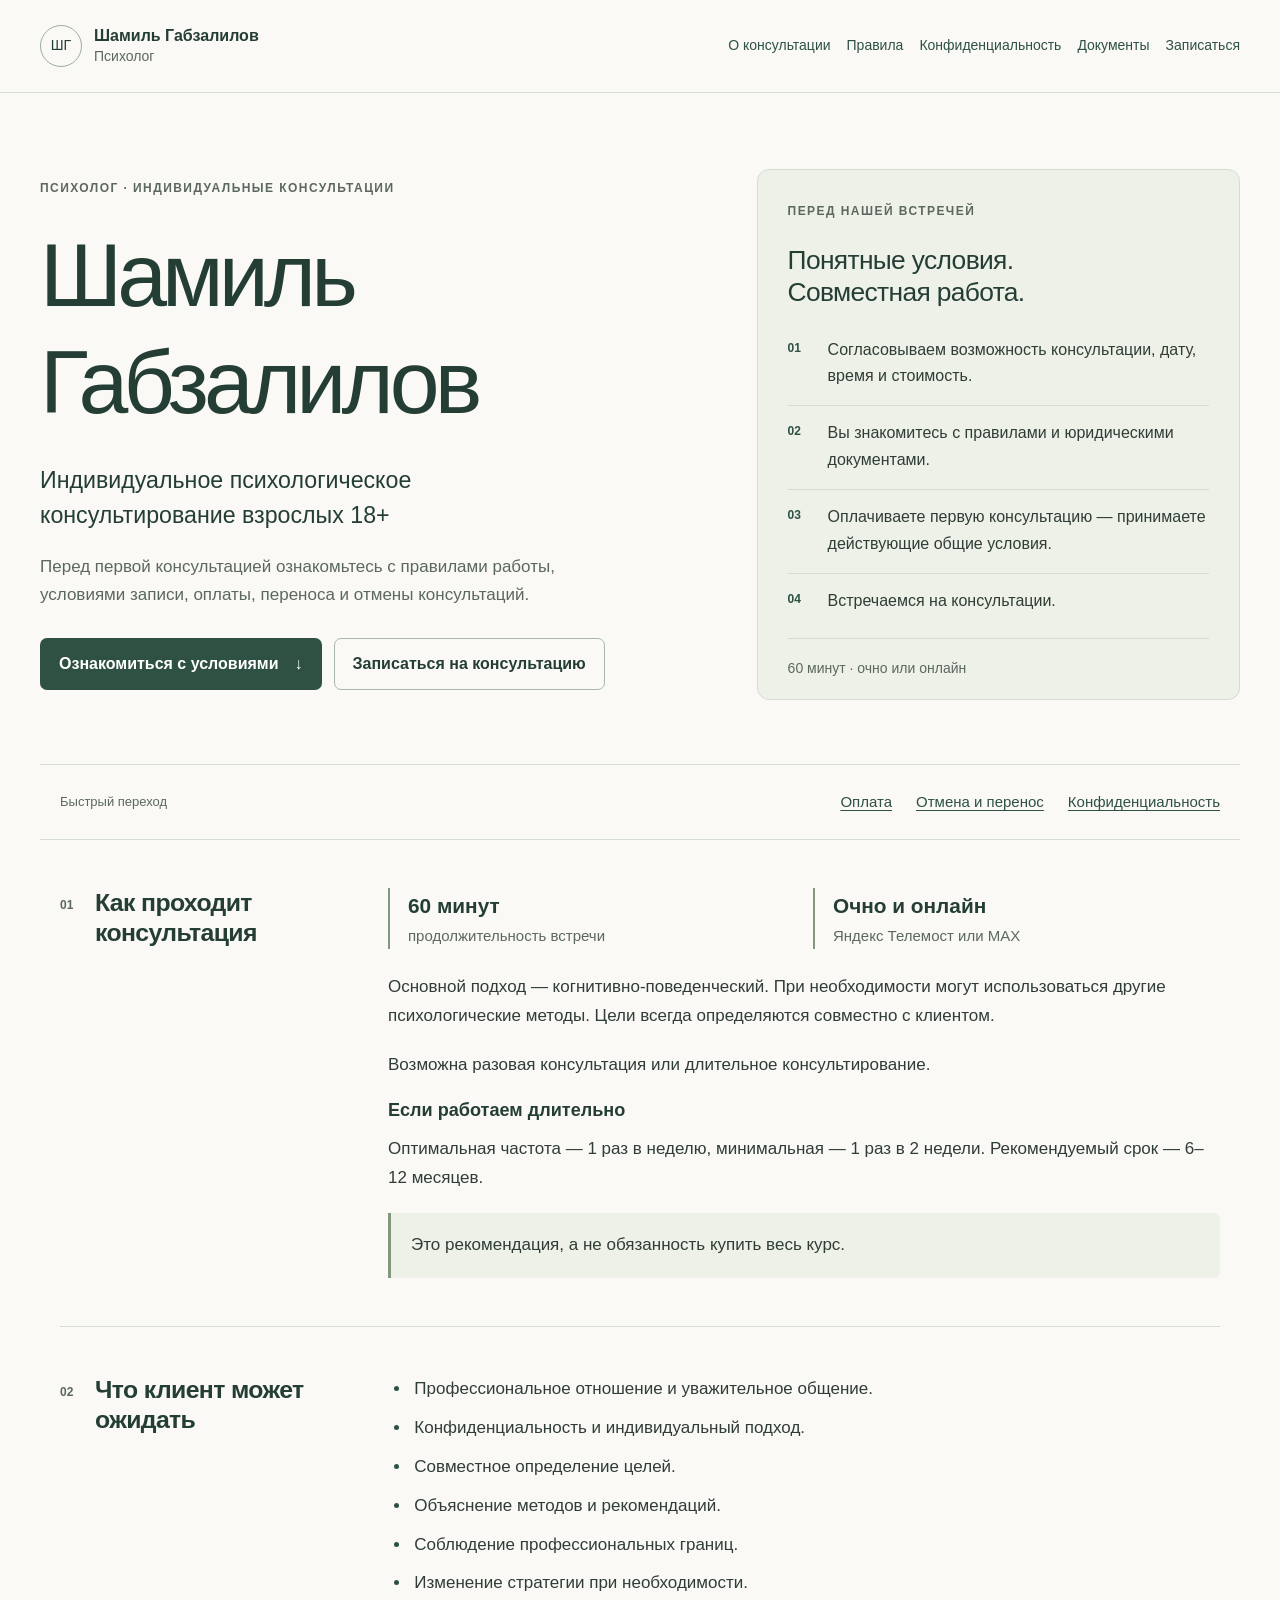
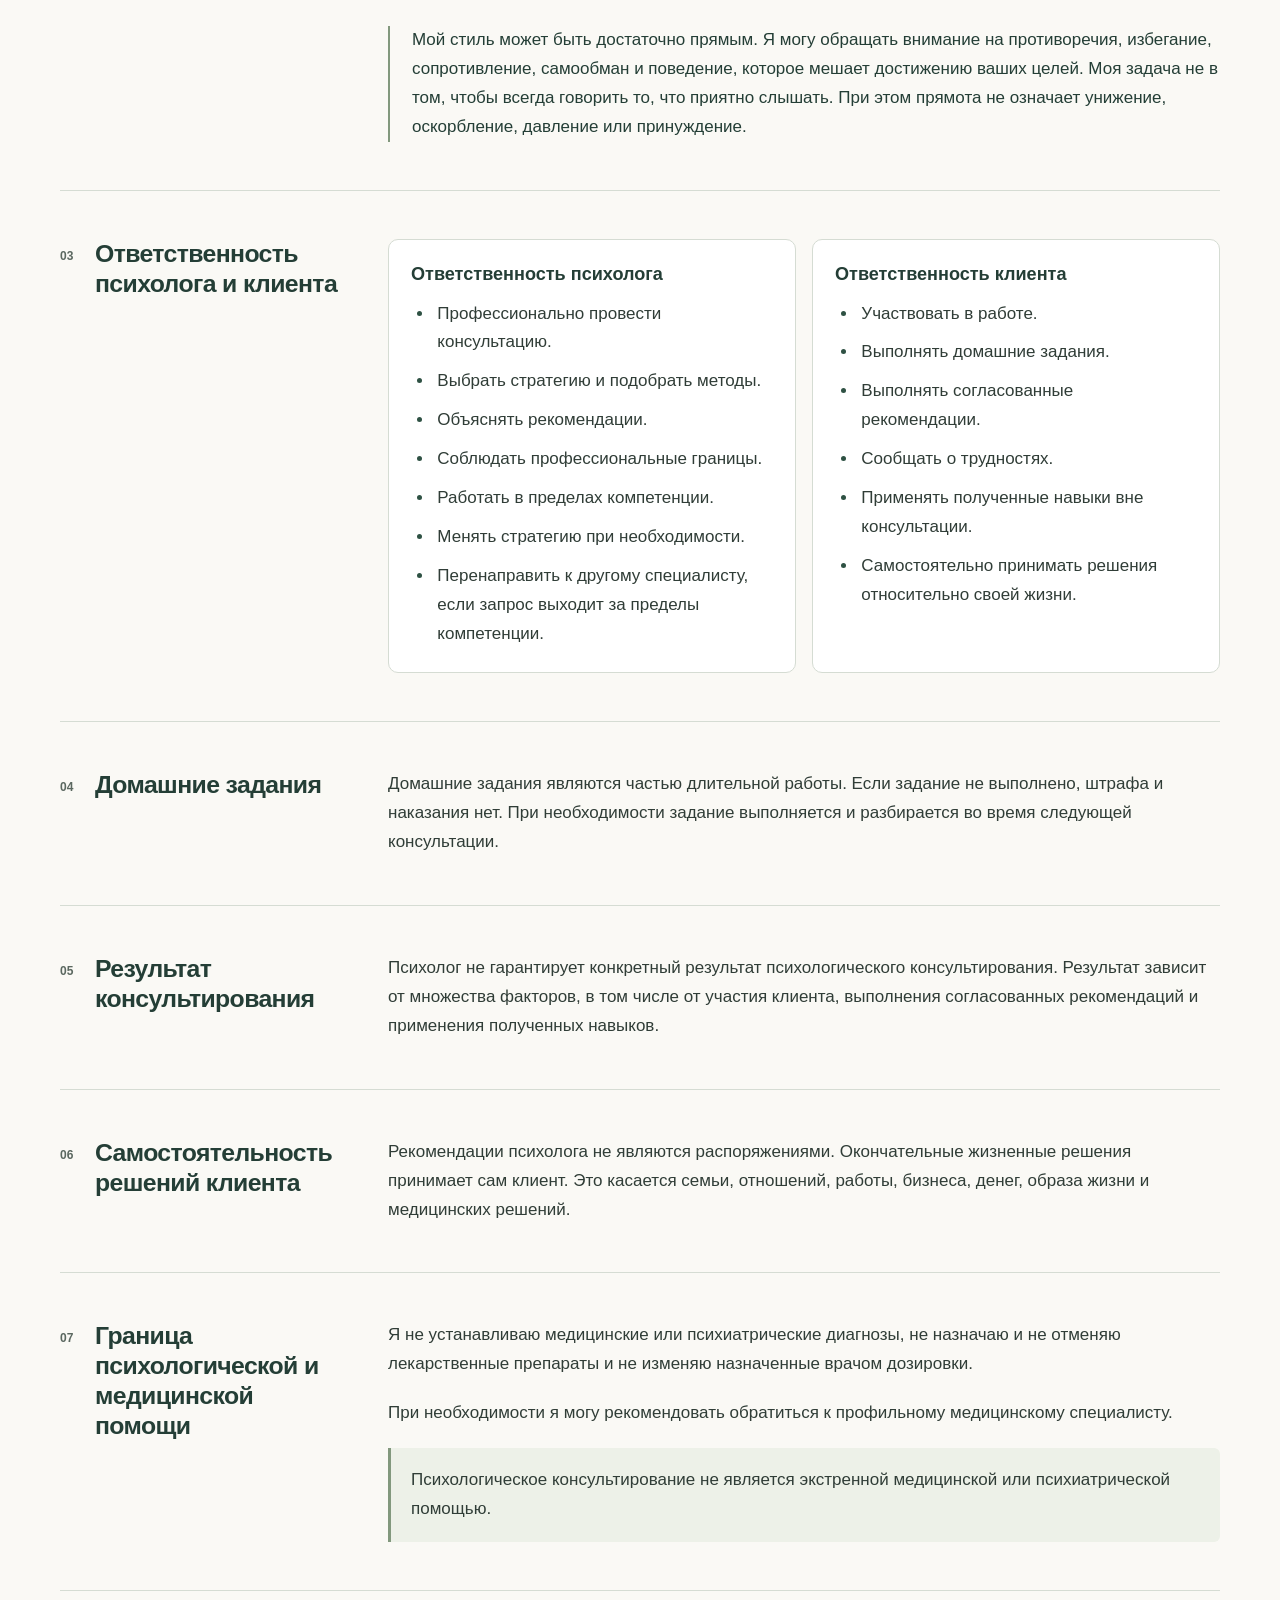
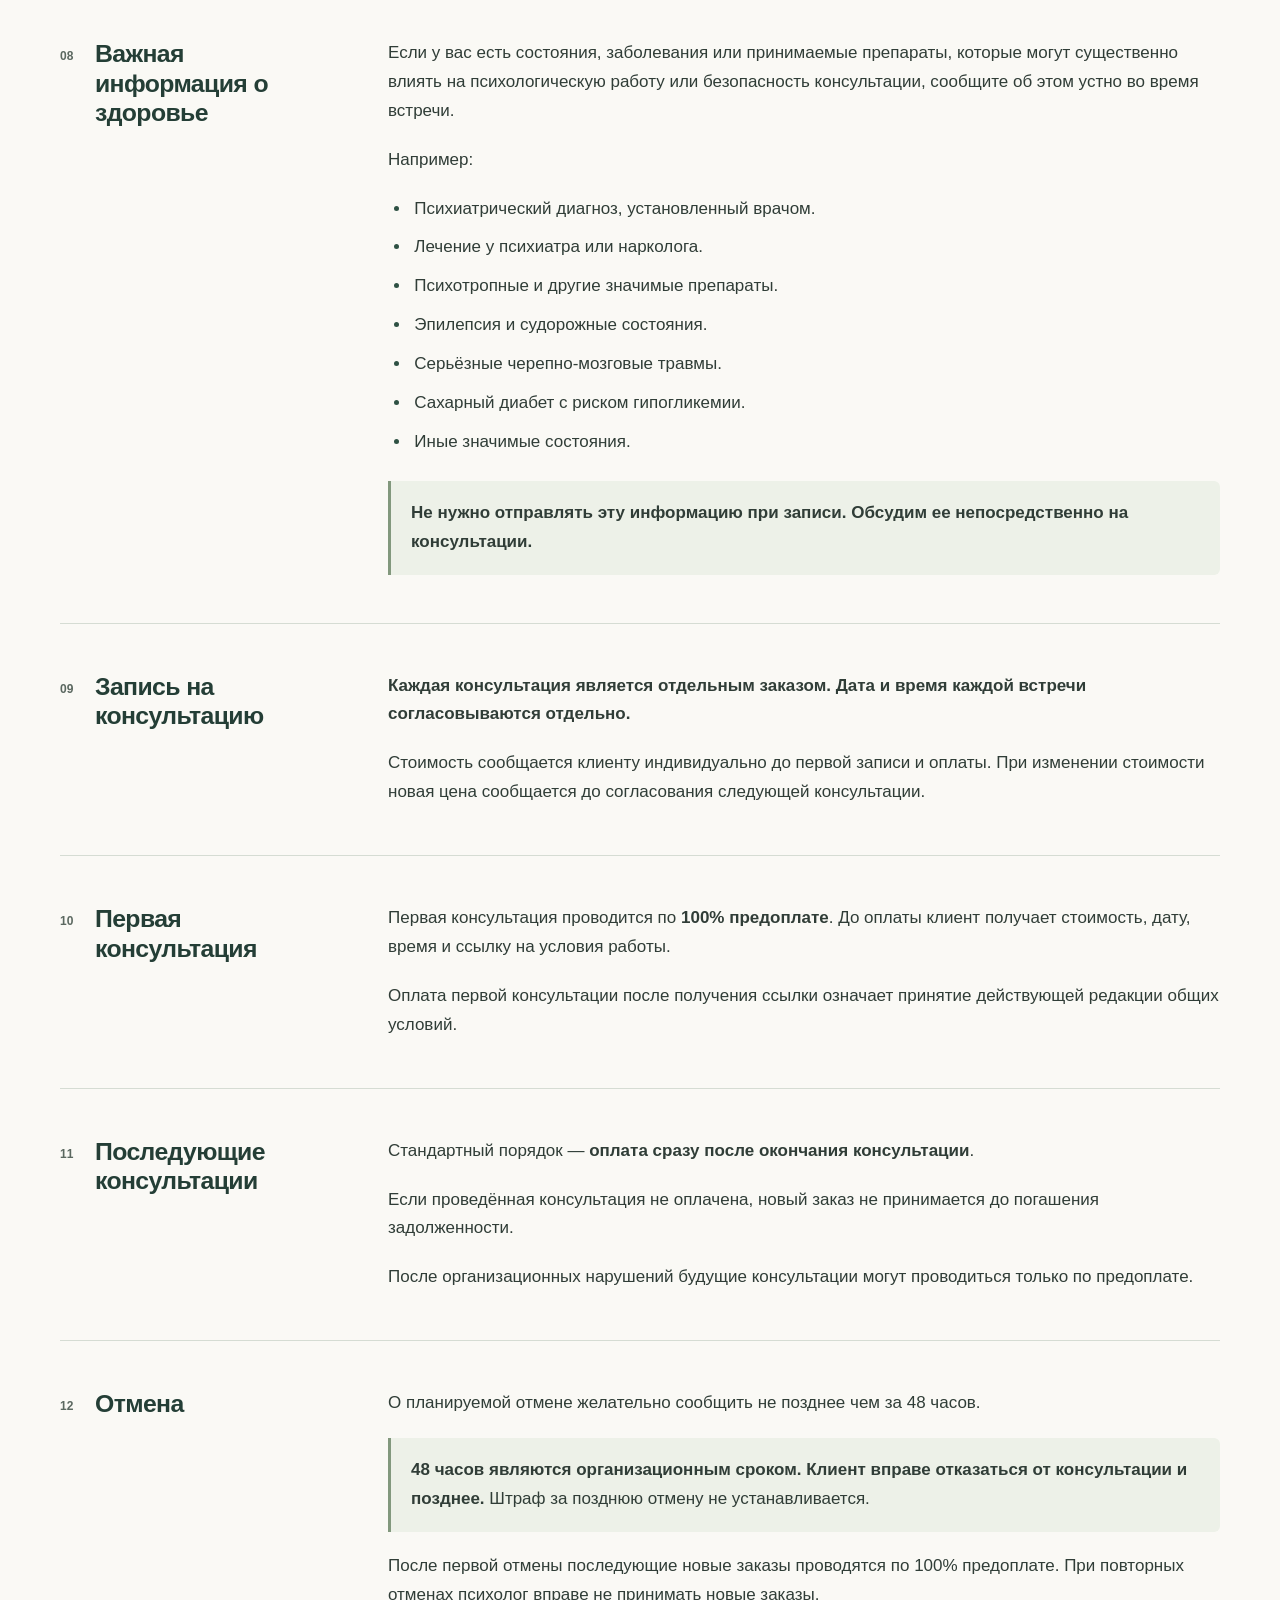
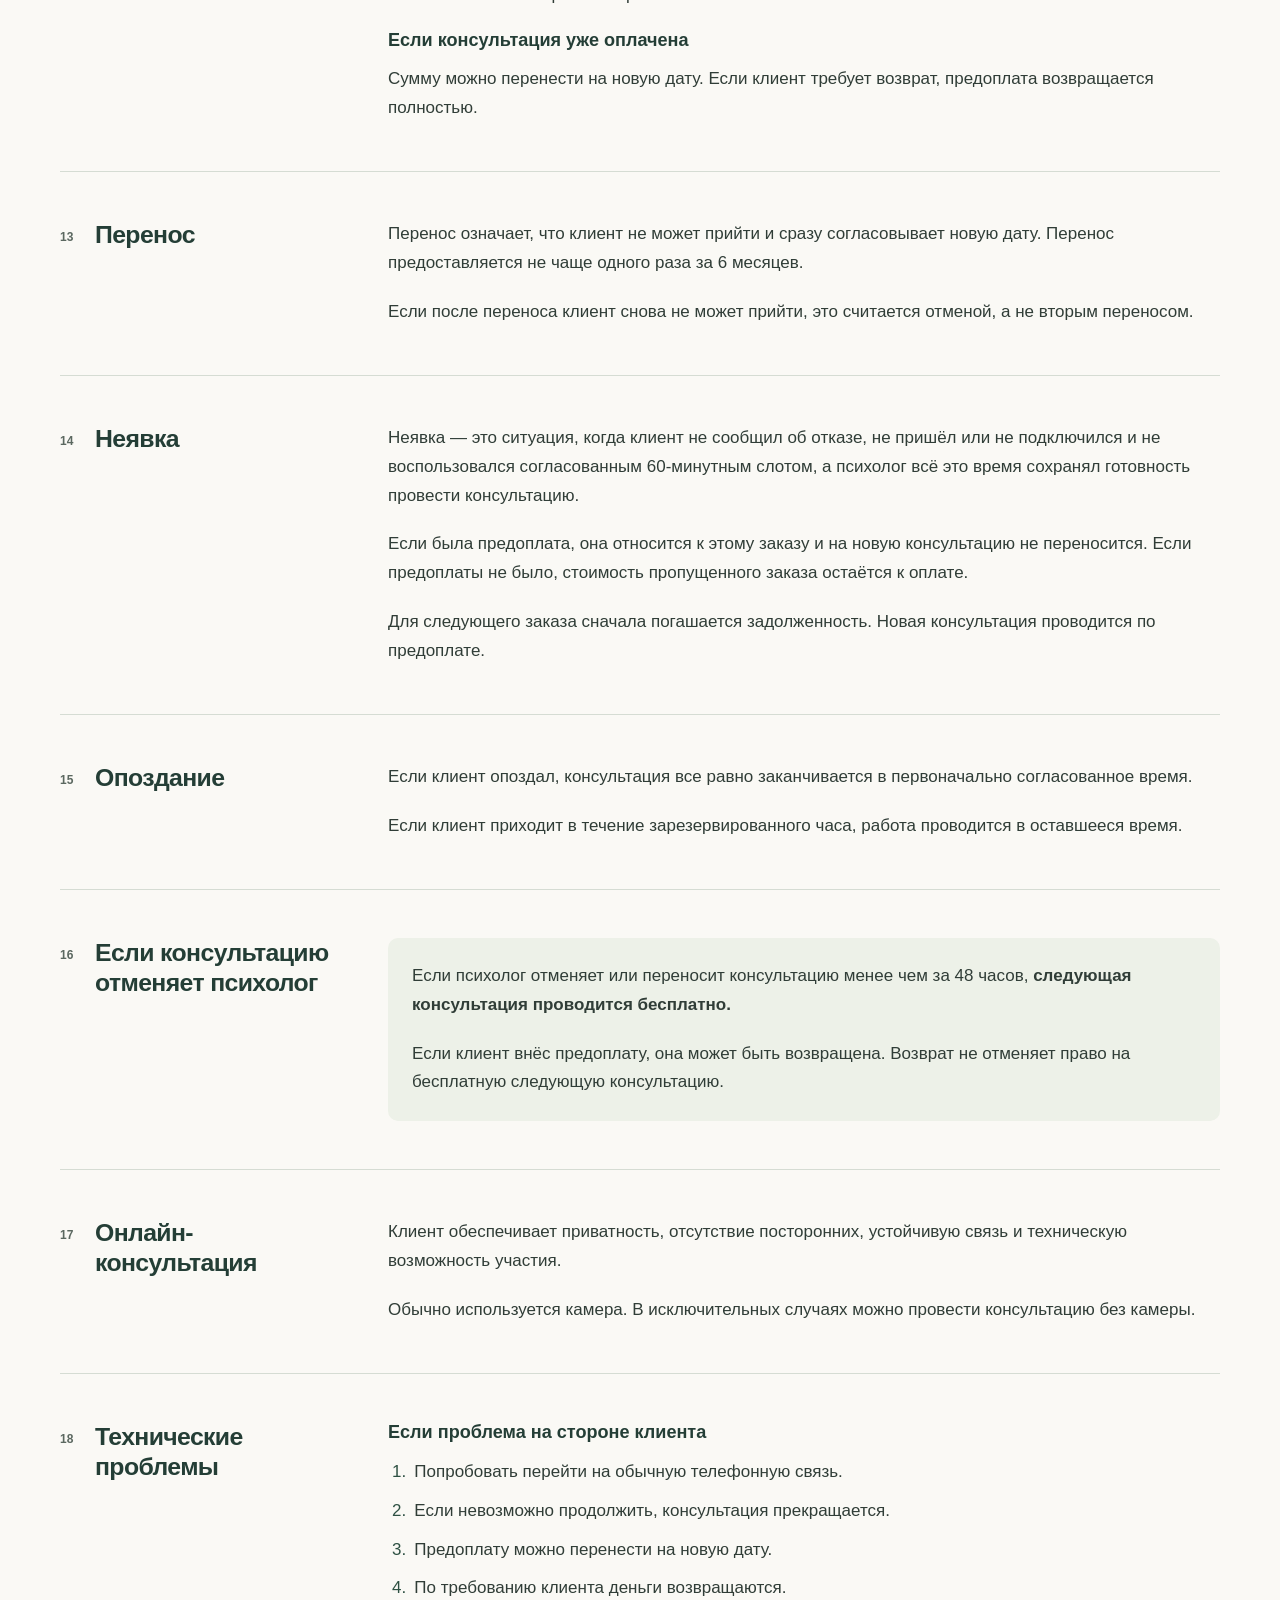
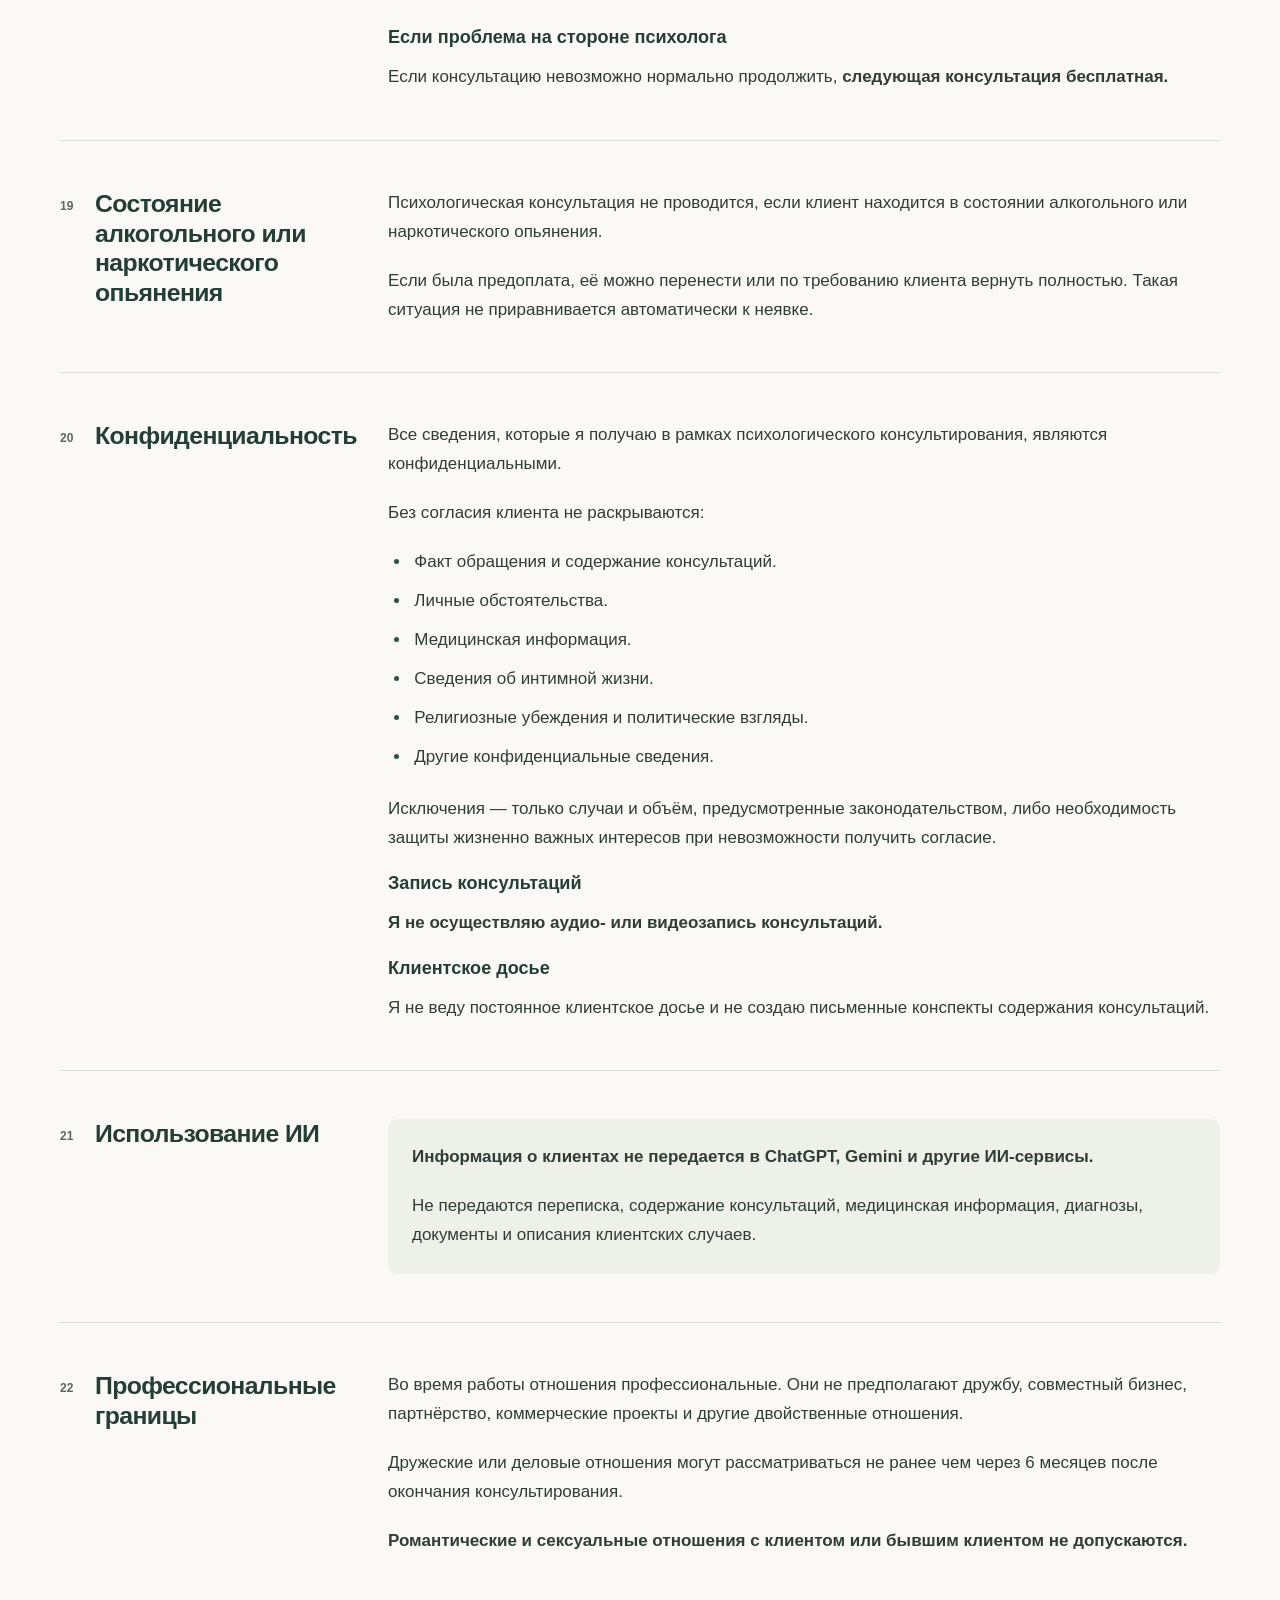
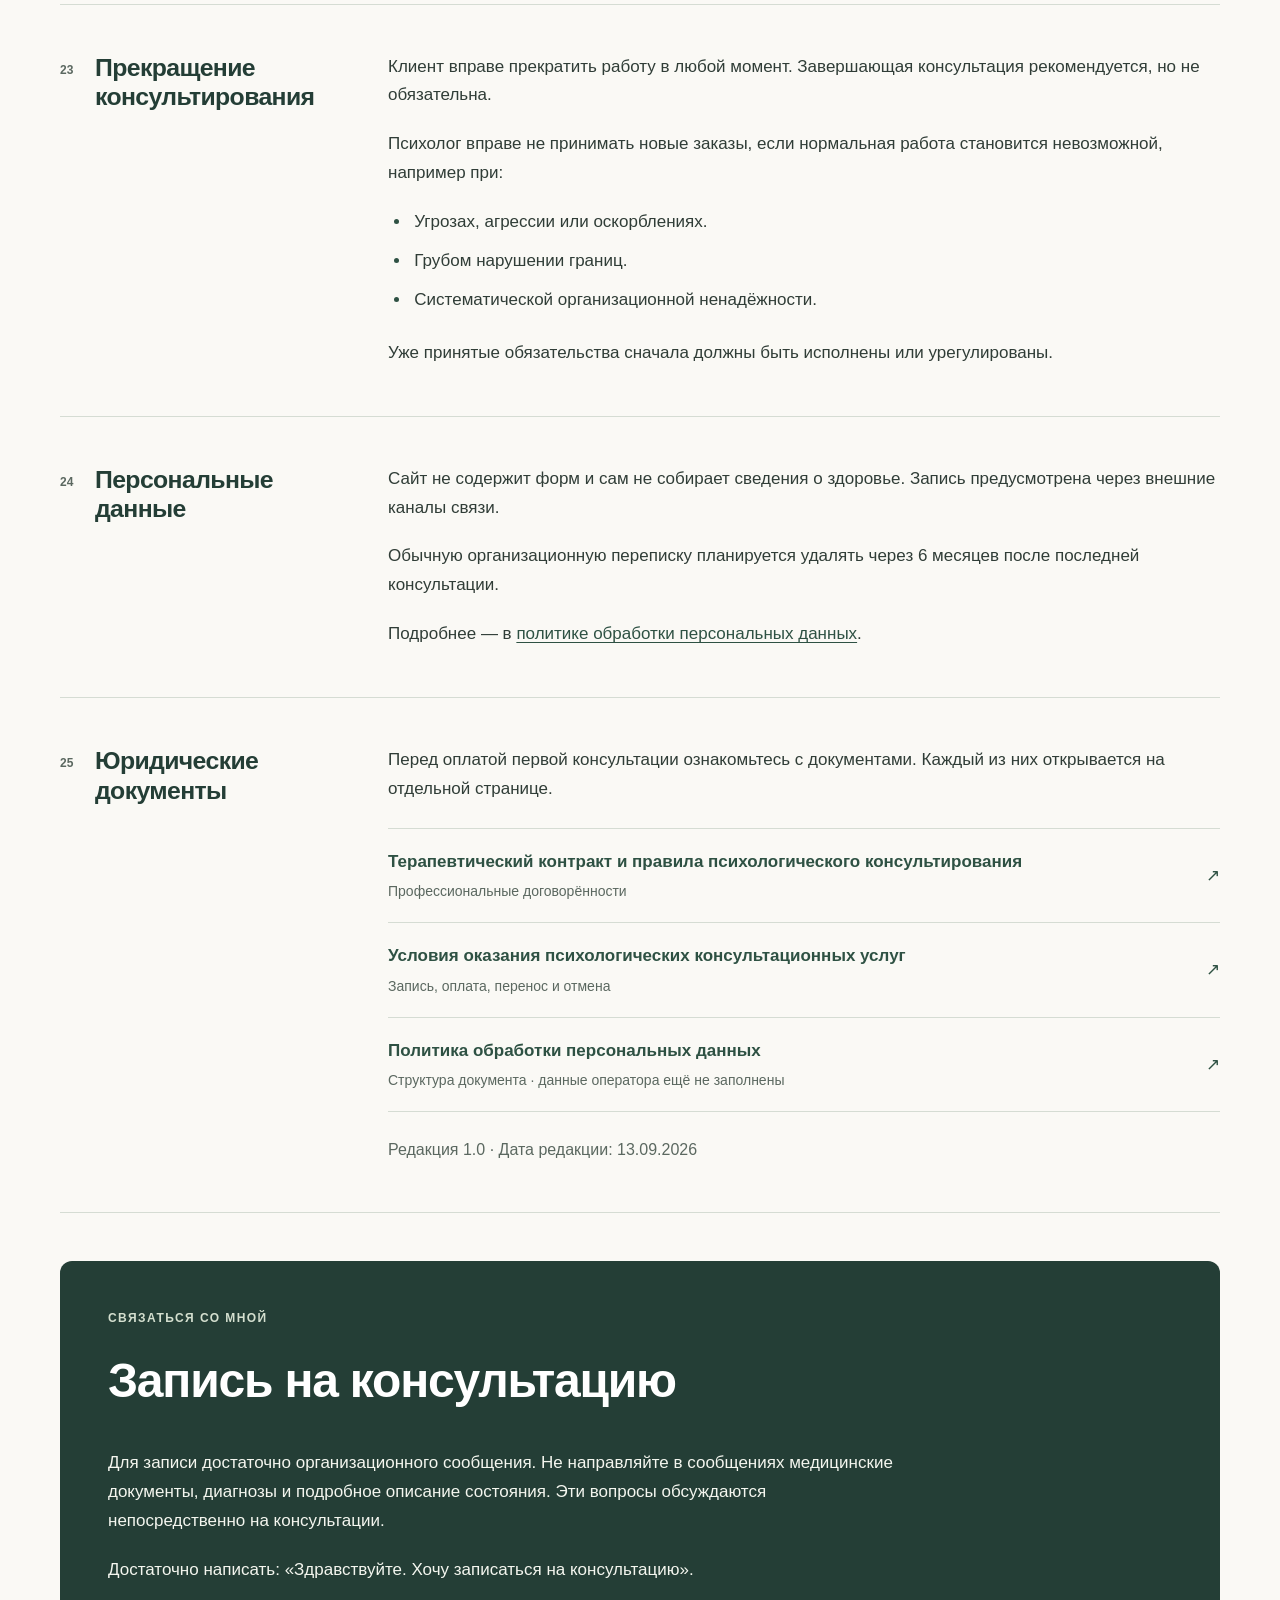
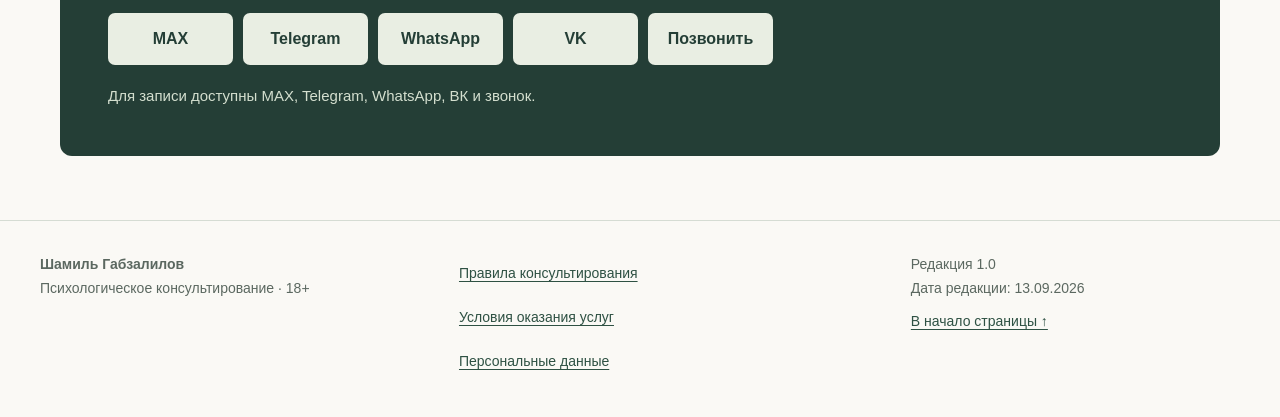
<file: index.html>
<!doctype html>
<html lang="ru">
<head>
  <meta charset="utf-8">
  <meta name="viewport" content="width=device-width, initial-scale=1">
  <meta name="referrer" content="no-referrer">
  <meta name="robots" content="noindex, nofollow">
  <meta http-equiv="Content-Security-Policy" content="default-src 'self'; script-src 'none'; style-src 'self'; img-src 'self' data:; font-src 'self'; connect-src 'none'; frame-src 'none'; object-src 'none'; base-uri 'self'; form-action 'none'">
  <meta name="description" content="Правила и условия индивидуального психологического консультирования взрослых 18+.">
  <title>Правила работы и консультации — Шамиль Габзалилов</title>
  <link rel="icon" href="data:,">
  <link rel="stylesheet" href="assets/css/styles.css">
</head>
<body>
<a class="skip-link" href="#main">Перейти к содержанию</a>
<header class="site-header">
  <div class="header-inner">
    <a class="brand" href="index.html"><span class="brand-mark" aria-hidden="true">ШГ</span><span>Шамиль Габзалилов<small>Психолог</small></span></a>
    <nav aria-label="Основная навигация"><a href="#about">О консультации</a><a href="#rules">Правила</a><a href="#privacy">Конфиденциальность</a><a href="#documents">Документы</a><a href="#contact">Записаться</a></nav>
  </div>
</header>
<main id="main">
<section class="hero" aria-labelledby="hero-title">
<div class="hero-copy"><p class="eyebrow">Психолог · индивидуальные консультации</p>
<h1 id="hero-title">Шамиль<br>Габзалилов</h1>
<p class="hero-subtitle">Индивидуальное психологическое консультирование взрослых 18+</p>
<p class="hero-intro">Перед первой консультацией ознакомьтесь с правилами работы, условиями записи, оплаты, переноса и отмены консультаций.</p>
<div class="actions"><a class="button primary" href="#rules">Ознакомиться с условиями <span aria-hidden="true">↓</span></a><a class="button secondary" href="#contact">Записаться на консультацию</a></div>
</div>
<aside class="before-meeting" aria-labelledby="before-meeting-title"><p class="eyebrow">Перед нашей встречей</p><h2 id="before-meeting-title">Понятные условия.<br>Совместная работа.</h2><ol class="steps"><li>Согласовываем возможность консультации, дату, время и стоимость.</li><li>Вы знакомитесь с правилами и юридическими документами.</li><li>Оплачиваете первую консультацию — принимаете действующие общие условия.</li><li>Встречаемся на консультации.</li></ol><p class="aside-foot">60 минут · очно или онлайн</p></aside>
</section>
<div class="reading-nav"><span>Быстрый переход</span><a href="#payment">Оплата</a><a href="#cancellation">Отмена и перенос</a><a href="#privacy">Конфиденциальность</a></div>
<div class="content-wrap"><section id="about" class="content-section " aria-labelledby="about-title">
<div class="section-heading"><span class="section-number" aria-hidden="true">01</span><h2 id="about-title">Как проходит консультация</h2></div>
<div class="section-body">
<div class="facts">
<div><span class="fact-value">60 минут</span><span>продолжительность встречи</span></div>
<div><span class="fact-value">Очно и онлайн</span><span>Яндекс Телемост или MAX</span></div>
</div><p>Основной подход — когнитивно-поведенческий. При необходимости могут использоваться другие психологические методы. Цели всегда определяются совместно с клиентом.</p><p>Возможна разовая консультация или длительное консультирование.</p><h3>Если работаем длительно</h3><p>Оптимальная частота — 1 раз в неделю, минимальная — 1 раз в 2 недели. Рекомендуемый срок — 6–12 месяцев.</p><p class="notice">Это рекомендация, а не обязанность купить весь курс.</p></div>
</section>
<section id="expectations" class="content-section " aria-labelledby="expectations-title">
<div class="section-heading"><span class="section-number" aria-hidden="true">02</span><h2 id="expectations-title">Что клиент может ожидать</h2></div>
<div class="section-body"><ul>
<li>Профессиональное отношение и уважительное общение.</li>
<li>Конфиденциальность и индивидуальный подход.</li>
<li>Совместное определение целей.</li>
<li>Объяснение методов и рекомендаций.</li>
<li>Соблюдение профессиональных границ.</li>
<li>Изменение стратегии при необходимости.</li>
</ul><blockquote><p>Мой стиль может быть достаточно прямым. Я могу обращать внимание на противоречия, избегание, сопротивление, самообман и поведение, которое мешает достижению ваших целей. Моя задача не в том, чтобы всегда говорить то, что приятно слышать. При этом прямота не означает унижение, оскорбление, давление или принуждение.</p></blockquote></div>
</section>
<section id="rules" class="content-section " aria-labelledby="rules-title">
<div class="section-heading"><span class="section-number" aria-hidden="true">03</span><h2 id="rules-title">Ответственность психолога и клиента</h2></div>
<div class="section-body"><div class="cards"><div class="card"><h3>Ответственность психолога</h3><ul>
<li>Профессионально провести консультацию.</li>
<li>Выбрать стратегию и подобрать методы.</li>
<li>Объяснять рекомендации.</li>
<li>Соблюдать профессиональные границы.</li>
<li>Работать в пределах компетенции.</li>
<li>Менять стратегию при необходимости.</li>
<li>Перенаправить к другому специалисту, если запрос выходит за пределы компетенции.</li>
</ul></div><div class="card"><h3>Ответственность клиента</h3><ul>
<li>Участвовать в работе.</li>
<li>Выполнять домашние задания.</li>
<li>Выполнять согласованные рекомендации.</li>
<li>Сообщать о трудностях.</li>
<li>Применять полученные навыки вне консультации.</li>
<li>Самостоятельно принимать решения относительно своей жизни.</li>
</ul></div></div></div>
</section>
<section id="homework" class="content-section " aria-labelledby="homework-title">
<div class="section-heading"><span class="section-number" aria-hidden="true">04</span><h2 id="homework-title">Домашние задания</h2></div>
<div class="section-body"><p>Домашние задания являются частью длительной работы. Если задание не выполнено, штрафа и наказания нет. При необходимости задание выполняется и разбирается во время следующей консультации.</p></div>
</section>
<section id="results" class="content-section " aria-labelledby="results-title">
<div class="section-heading"><span class="section-number" aria-hidden="true">05</span><h2 id="results-title">Результат консультирования</h2></div>
<div class="section-body"><p>Психолог не гарантирует конкретный результат психологического консультирования. Результат зависит от множества факторов, в том числе от участия клиента, выполнения согласованных рекомендаций и применения полученных навыков.</p></div>
</section>
<section id="decisions" class="content-section " aria-labelledby="decisions-title">
<div class="section-heading"><span class="section-number" aria-hidden="true">06</span><h2 id="decisions-title">Самостоятельность решений клиента</h2></div>
<div class="section-body"><p>Рекомендации психолога не являются распоряжениями. Окончательные жизненные решения принимает сам клиент. Это касается семьи, отношений, работы, бизнеса, денег, образа жизни и медицинских решений.</p></div>
</section>
<section id="medical-boundary" class="content-section " aria-labelledby="medical-boundary-title">
<div class="section-heading"><span class="section-number" aria-hidden="true">07</span><h2 id="medical-boundary-title">Граница психологической и медицинской помощи</h2></div>
<div class="section-body"><p>Я не устанавливаю медицинские или психиатрические диагнозы, не назначаю и не отменяю лекарственные препараты и не изменяю назначенные врачом дозировки.</p><p>При необходимости я могу рекомендовать обратиться к профильному медицинскому специалисту.</p><p class="notice">Психологическое консультирование не является экстренной медицинской или психиатрической помощью.</p></div>
</section>
<section id="health" class="content-section " aria-labelledby="health-title">
<div class="section-heading"><span class="section-number" aria-hidden="true">08</span><h2 id="health-title">Важная информация о здоровье</h2></div>
<div class="section-body"><p>Если у вас есть состояния, заболевания или принимаемые препараты, которые могут существенно влиять на психологическую работу или безопасность консультации, сообщите об этом устно во время встречи.</p><p>Например:</p><ul>
<li>Психиатрический диагноз, установленный врачом.</li>
<li>Лечение у психиатра или нарколога.</li>
<li>Психотропные и другие значимые препараты.</li>
<li>Эпилепсия и судорожные состояния.</li>
<li>Серьёзные черепно-мозговые травмы.</li>
<li>Сахарный диабет с риском гипогликемии.</li>
<li>Иные значимые состояния.</li>
</ul><p class="notice"><strong>Не нужно отправлять эту информацию при записи. Обсудим ее непосредственно на консультации.</strong></p></div>
</section>
<section id="booking" class="content-section " aria-labelledby="booking-title">
<div class="section-heading"><span class="section-number" aria-hidden="true">09</span><h2 id="booking-title">Запись на консультацию</h2></div>
<div class="section-body"><p><strong>Каждая консультация является отдельным заказом. Дата и время каждой встречи согласовываются отдельно.</strong></p><p>Стоимость сообщается клиенту индивидуально до первой записи и оплаты. При изменении стоимости новая цена сообщается до согласования следующей консультации.</p></div>
</section>
<section id="payment" class="content-section " aria-labelledby="payment-title">
<div class="section-heading"><span class="section-number" aria-hidden="true">10</span><h2 id="payment-title">Первая консультация</h2></div>
<div class="section-body"><p>Первая консультация проводится по <strong>100% предоплате</strong>. До оплаты клиент получает стоимость, дату, время и ссылку на условия работы.</p><p>Оплата первой консультации после получения ссылки означает принятие действующей редакции общих условий.</p></div>
</section>
<section id="next-consultations" class="content-section " aria-labelledby="next-consultations-title">
<div class="section-heading"><span class="section-number" aria-hidden="true">11</span><h2 id="next-consultations-title">Последующие консультации</h2></div>
<div class="section-body"><p>Стандартный порядок — <strong>оплата сразу после окончания консультации</strong>.</p><p>Если проведённая консультация не оплачена, новый заказ не принимается до погашения задолженности.</p><p>После организационных нарушений будущие консультации могут проводиться только по предоплате.</p></div>
</section>
<section id="cancellation" class="content-section " aria-labelledby="cancellation-title">
<div class="section-heading"><span class="section-number" aria-hidden="true">12</span><h2 id="cancellation-title">Отмена</h2></div>
<div class="section-body"><p>О планируемой отмене желательно сообщить не позднее чем за 48 часов.</p><p class="notice"><strong>48 часов являются организационным сроком. Клиент вправе отказаться от консультации и позднее.</strong> Штраф за позднюю отмену не устанавливается.</p><p>После первой отмены последующие новые заказы проводятся по 100% предоплате. При повторных отменах психолог вправе не принимать новые заказы.</p><h3>Если консультация уже оплачена</h3><p>Сумму можно перенести на новую дату. Если клиент требует возврат, предоплата возвращается полностью.</p></div>
</section>
<section id="rescheduling" class="content-section " aria-labelledby="rescheduling-title">
<div class="section-heading"><span class="section-number" aria-hidden="true">13</span><h2 id="rescheduling-title">Перенос</h2></div>
<div class="section-body"><p>Перенос означает, что клиент не может прийти и сразу согласовывает новую дату. Перенос предоставляется не чаще одного раза за 6 месяцев.</p><p>Если после переноса клиент снова не может прийти, это считается отменой, а не вторым переносом.</p></div>
</section>
<section id="no-show" class="content-section " aria-labelledby="no-show-title">
<div class="section-heading"><span class="section-number" aria-hidden="true">14</span><h2 id="no-show-title">Неявка</h2></div>
<div class="section-body"><p>Неявка — это ситуация, когда клиент не сообщил об отказе, не пришёл или не подключился и не воспользовался согласованным 60-минутным слотом, а психолог всё это время сохранял готовность провести консультацию.</p><p>Если была предоплата, она относится к этому заказу и на новую консультацию не переносится. Если предоплаты не было, стоимость пропущенного заказа остаётся к оплате.</p><p>Для следующего заказа сначала погашается задолженность. Новая консультация проводится по предоплате.</p></div>
</section>
<section id="lateness" class="content-section " aria-labelledby="lateness-title">
<div class="section-heading"><span class="section-number" aria-hidden="true">15</span><h2 id="lateness-title">Опоздание</h2></div>
<div class="section-body"><p>Если клиент опоздал, консультация все равно заканчивается в первоначально согласованное время.</p><p>Если клиент приходит в течение зарезервированного часа, работа проводится в оставшееся время.</p></div>
</section>
<section id="psychologist-cancellation" class="content-section highlight" aria-labelledby="psychologist-cancellation-title">
<div class="section-heading"><span class="section-number" aria-hidden="true">16</span><h2 id="psychologist-cancellation-title">Если консультацию отменяет психолог</h2></div>
<div class="section-body"><p>Если психолог отменяет или переносит консультацию менее чем за 48 часов, <strong>следующая консультация проводится бесплатно.</strong></p><p>Если клиент внёс предоплату, она может быть возвращена. Возврат не отменяет право на бесплатную следующую консультацию.</p></div>
</section>
<section id="online" class="content-section " aria-labelledby="online-title">
<div class="section-heading"><span class="section-number" aria-hidden="true">17</span><h2 id="online-title">Онлайн-консультация</h2></div>
<div class="section-body"><p>Клиент обеспечивает приватность, отсутствие посторонних, устойчивую связь и техническую возможность участия.</p><p>Обычно используется камера. В исключительных случаях можно провести консультацию без камеры.</p></div>
</section>
<section id="technical" class="content-section " aria-labelledby="technical-title">
<div class="section-heading"><span class="section-number" aria-hidden="true">18</span><h2 id="technical-title">Технические проблемы</h2></div>
<div class="section-body"><h3>Если проблема на стороне клиента</h3><ol><li>Попробовать перейти на обычную телефонную связь.</li><li>Если невозможно продолжить, консультация прекращается.</li><li>Предоплату можно перенести на новую дату.</li><li>По требованию клиента деньги возвращаются.</li></ol><h3>Если проблема на стороне психолога</h3><p>Если консультацию невозможно нормально продолжить, <strong>следующая консультация бесплатная.</strong></p></div>
</section>
<section id="intoxication" class="content-section " aria-labelledby="intoxication-title">
<div class="section-heading"><span class="section-number" aria-hidden="true">19</span><h2 id="intoxication-title">Состояние алкогольного или наркотического опьянения</h2></div>
<div class="section-body"><p>Психологическая консультация не проводится, если клиент находится в состоянии алкогольного или наркотического опьянения.</p><p>Если была предоплата, её можно перенести или по требованию клиента вернуть полностью. Такая ситуация не приравнивается автоматически к неявке.</p></div>
</section>
<section id="privacy" class="content-section " aria-labelledby="privacy-title">
<div class="section-heading"><span class="section-number" aria-hidden="true">20</span><h2 id="privacy-title">Конфиденциальность</h2></div>
<div class="section-body"><p>Все сведения, которые я получаю в рамках психологического консультирования, являются конфиденциальными.</p><p>Без согласия клиента не раскрываются:</p><ul>
<li>Факт обращения и содержание консультаций.</li>
<li>Личные обстоятельства.</li>
<li>Медицинская информация.</li>
<li>Сведения об интимной жизни.</li>
<li>Религиозные убеждения и политические взгляды.</li>
<li>Другие конфиденциальные сведения.</li>
</ul><p>Исключения — только случаи и объём, предусмотренные законодательством, либо необходимость защиты жизненно важных интересов при невозможности получить согласие.</p><h3>Запись консультаций</h3><p><strong>Я не осуществляю аудио- или видеозапись консультаций.</strong></p><h3>Клиентское досье</h3><p>Я не веду постоянное клиентское досье и не создаю письменные конспекты содержания консультаций.</p></div>
</section>
<section id="ai" class="content-section highlight" aria-labelledby="ai-title">
<div class="section-heading"><span class="section-number" aria-hidden="true">21</span><h2 id="ai-title">Использование ИИ</h2></div>
<div class="section-body"><p><strong>Информация о клиентах не передается в ChatGPT, Gemini и другие ИИ-сервисы.</strong></p><p>Не передаются переписка, содержание консультаций, медицинская информация, диагнозы, документы и описания клиентских случаев.</p></div>
</section>
<section id="boundaries" class="content-section " aria-labelledby="boundaries-title">
<div class="section-heading"><span class="section-number" aria-hidden="true">22</span><h2 id="boundaries-title">Профессиональные границы</h2></div>
<div class="section-body"><p>Во время работы отношения профессиональные. Они не предполагают дружбу, совместный бизнес, партнёрство, коммерческие проекты и другие двойственные отношения.</p><p>Дружеские или деловые отношения могут рассматриваться не ранее чем через 6 месяцев после окончания консультирования.</p><p><strong>Романтические и сексуальные отношения с клиентом или бывшим клиентом не допускаются.</strong></p></div>
</section>
<section id="ending" class="content-section " aria-labelledby="ending-title">
<div class="section-heading"><span class="section-number" aria-hidden="true">23</span><h2 id="ending-title">Прекращение консультирования</h2></div>
<div class="section-body"><p>Клиент вправе прекратить работу в любой момент. Завершающая консультация рекомендуется, но не обязательна.</p><p>Психолог вправе не принимать новые заказы, если нормальная работа становится невозможной, например при:</p><ul>
<li>Угрозах, агрессии или оскорблениях.</li>
<li>Грубом нарушении границ.</li>
<li>Систематической организационной ненадёжности.</li>
</ul><p>Уже принятые обязательства сначала должны быть исполнены или урегулированы.</p></div>
</section>
<section id="personal-data" class="content-section " aria-labelledby="personal-data-title">
<div class="section-heading"><span class="section-number" aria-hidden="true">24</span><h2 id="personal-data-title">Персональные данные</h2></div>
<div class="section-body"><p>Сайт не содержит форм и сам не собирает сведения о здоровье. Запись предусмотрена через внешние каналы связи.</p><p>Обычную организационную переписку планируется удалять через 6 месяцев после последней консультации.</p><p>Подробнее — в <a href="legal/privacy.html">политике обработки персональных данных</a>.</p></div>
</section><section id="documents" class="content-section" aria-labelledby="documents-title"><div class="section-heading"><span class="section-number" aria-hidden="true">25</span><h2 id="documents-title">Юридические документы</h2></div><div class="section-body"><p>Перед оплатой первой консультации ознакомьтесь с документами. Каждый из них открывается на отдельной странице.</p><div class="document-links"><a href="legal/therapy-contract.html"><span>Терапевтический контракт и правила психологического консультирования<small>Профессиональные договорённости</small></span><span aria-hidden="true">↗</span></a><a href="legal/terms.html"><span>Условия оказания психологических консультационных услуг<small>Запись, оплата, перенос и отмена</small></span><span aria-hidden="true">↗</span></a><a href="legal/privacy.html"><span>Политика обработки персональных данных<small>Структура документа · данные оператора ещё не заполнены</small></span><span aria-hidden="true">↗</span></a></div><p class="muted">Редакция 1.0 · Дата редакции: 13.09.2026</p></div></section></div><section id="contact" class="contact-section" aria-labelledby="contact-title"><p class="eyebrow">Связаться со мной</p><h2 id="contact-title">Запись на консультацию</h2><p class="contact-warning"><strong>Для записи достаточно организационного сообщения. Не направляйте в сообщениях медицинские документы, диагнозы и подробное описание состояния. Эти вопросы обсуждаются непосредственно на консультации.</strong></p><p>Достаточно написать: «Здравствуйте. Хочу записаться на консультацию».</p>
<!-- CONTACT_CONFIGURATION — единственное место для контактных значений.
Все пять каналов подключены по данным владельца. Адреса находятся в href ссылок ниже.
Для телефона используйте tel: с подтверждённым номером.
Для внешних ссылок в новых вкладках сохраняйте target="_blank" rel="noopener noreferrer".
-->
<div class="contact-buttons"><a class="button contact-button" href="https://max.ru/u/f9LHodD0cOJuE3MCQk6IM6cFzciPZxIg8i415L56KbHry8ust7mIlnc7xtk" target="_blank" rel="noopener noreferrer">MAX</a><a class="button contact-button" href="https://t.me/ShamilGa" target="_blank" rel="noopener noreferrer">Telegram</a><a class="button contact-button" href="https://wa.me/79273266777" target="_blank" rel="noopener noreferrer">WhatsApp</a><a class="button contact-button" href="https://vk.com/gabza777" target="_blank" rel="noopener noreferrer">VK</a><a class="button contact-button" href="tel:+79273266777">Позвонить</a></div><p class="contact-status">Для записи доступны MAX, Telegram, WhatsApp, ВК и звонок.</p></section></main>
<footer class="site-footer"><div class="footer-inner"><p><strong>Шамиль Габзалилов</strong><br>Психологическое консультирование · 18+</p><p><a href="legal/therapy-contract.html">Правила консультирования</a><br><a href="legal/terms.html">Условия оказания услуг</a><br><a href="legal/privacy.html">Персональные данные</a></p><p>Редакция 1.0<br>Дата редакции: 13.09.2026<br><a href="#main">В начало страницы ↑</a></p></div></footer>
</body>
</html>
</file>
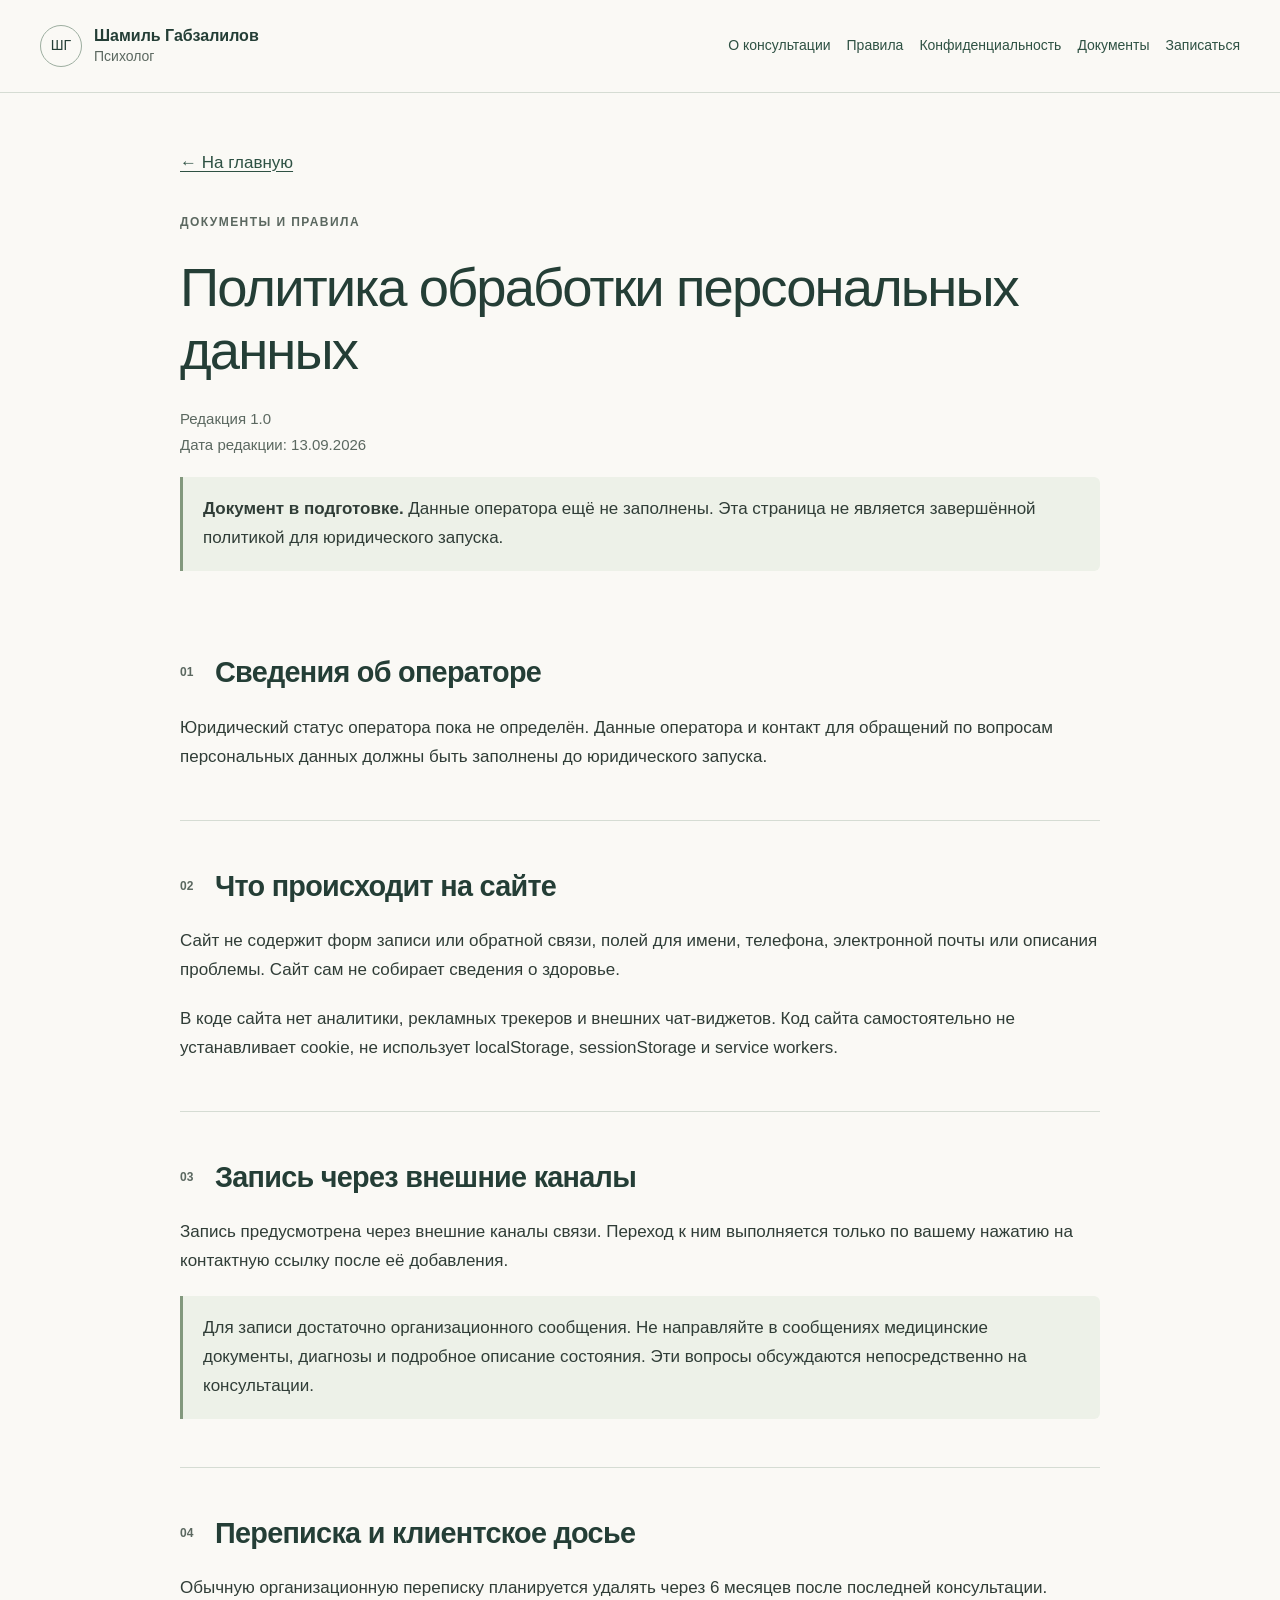
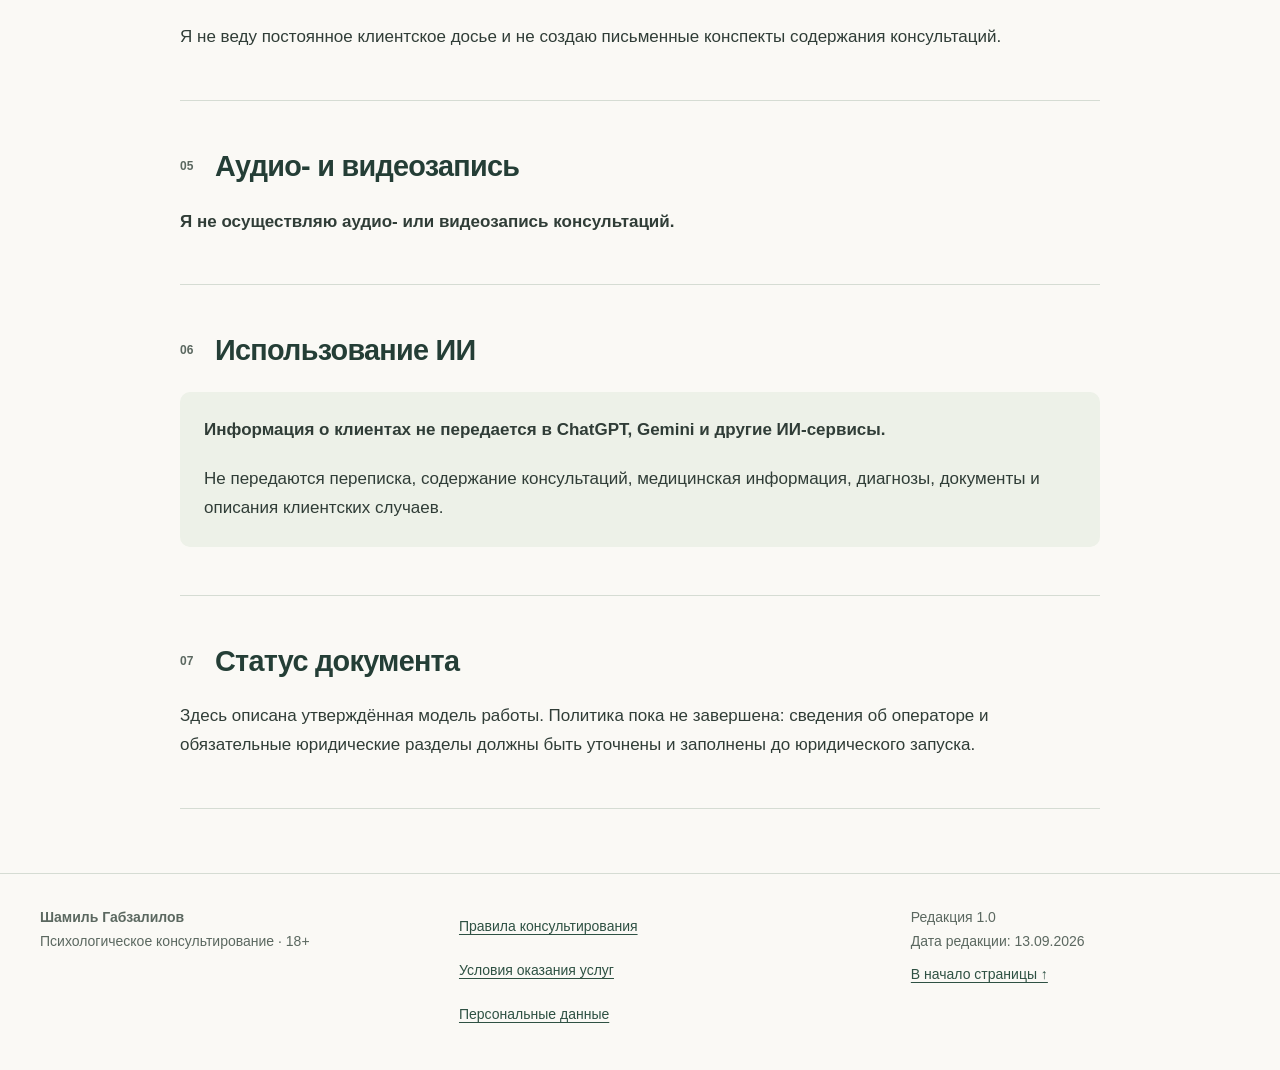
<file: legal/privacy.html>
<!doctype html>
<html lang="ru">
<head>
  <meta charset="utf-8">
  <meta name="viewport" content="width=device-width, initial-scale=1">
  <meta name="referrer" content="no-referrer">
  <meta name="robots" content="noindex, nofollow">
  <meta http-equiv="Content-Security-Policy" content="default-src 'self'; script-src 'none'; style-src 'self'; img-src 'self' data:; font-src 'self'; connect-src 'none'; frame-src 'none'; object-src 'none'; base-uri 'self'; form-action 'none'">
  <meta name="description" content="Правила и условия индивидуального психологического консультирования взрослых 18+.">
  <title>Политика обработки персональных данных — Шамиль Габзалилов</title>
  <link rel="icon" href="data:,">
  <link rel="stylesheet" href="../assets/css/styles.css">
</head>
<body>
<a class="skip-link" href="#main">Перейти к содержанию</a>
<header class="site-header">
  <div class="header-inner">
    <a class="brand" href="../index.html"><span class="brand-mark" aria-hidden="true">ШГ</span><span>Шамиль Габзалилов<small>Психолог</small></span></a>
    <nav aria-label="Основная навигация"><a href="../index.html#about">О консультации</a><a href="../index.html#rules">Правила</a><a href="../index.html#privacy">Конфиденциальность</a><a href="../index.html#documents">Документы</a><a href="../index.html#contact">Записаться</a></nav>
  </div>
</header>
<main id="main"><article class="legal-document"><div class="legal-heading"><a class="back-link" href="../index.html#documents">← На главную</a><p class="eyebrow">Документы и правила</p><h1>Политика обработки персональных данных</h1><p class="version">Редакция 1.0<br>Дата редакции: 13.09.2026</p><p class="notice"><strong>Документ в подготовке.</strong> Данные оператора ещё не заполнены. Эта страница не является завершённой политикой для юридического запуска.</p></div><section id="operator" class="content-section " aria-labelledby="operator-title">
<div class="section-heading"><span class="section-number" aria-hidden="true">01</span><h2 id="operator-title">Сведения об операторе</h2></div>
<div class="section-body"><!-- LEGAL_TODO: operator identity -->
<!-- LEGAL_TODO: operator legal status, mandatory details and request contact --><p>Юридический статус оператора пока не определён. Данные оператора и контакт для обращений по вопросам персональных данных должны быть заполнены до юридического запуска.</p></div>
</section>
<section id="site-data" class="content-section " aria-labelledby="site-data-title">
<div class="section-heading"><span class="section-number" aria-hidden="true">02</span><h2 id="site-data-title">Что происходит на сайте</h2></div>
<div class="section-body"><p>Сайт не содержит форм записи или обратной связи, полей для имени, телефона, электронной почты или описания проблемы. Сайт сам не собирает сведения о здоровье.</p><p>В коде сайта нет аналитики, рекламных трекеров и внешних чат-виджетов. Код сайта самостоятельно не устанавливает cookie, не использует localStorage, sessionStorage и service workers.</p></div>
</section>
<section id="external-contact" class="content-section " aria-labelledby="external-contact-title">
<div class="section-heading"><span class="section-number" aria-hidden="true">03</span><h2 id="external-contact-title">Запись через внешние каналы</h2></div>
<div class="section-body"><p>Запись предусмотрена через внешние каналы связи. Переход к ним выполняется только по вашему нажатию на контактную ссылку после её добавления.</p><p class="notice">Для записи достаточно организационного сообщения. Не направляйте в сообщениях медицинские документы, диагнозы и подробное описание состояния. Эти вопросы обсуждаются непосредственно на консультации.</p></div>
</section>
<section id="retention" class="content-section " aria-labelledby="retention-title">
<div class="section-heading"><span class="section-number" aria-hidden="true">04</span><h2 id="retention-title">Переписка и клиентское досье</h2></div>
<div class="section-body"><p>Обычную организационную переписку планируется удалять через 6 месяцев после последней консультации.</p><p>Я не веду постоянное клиентское досье и не создаю письменные конспекты содержания консультаций.</p></div>
</section>
<section id="recording" class="content-section " aria-labelledby="recording-title">
<div class="section-heading"><span class="section-number" aria-hidden="true">05</span><h2 id="recording-title">Аудио- и видеозапись</h2></div>
<div class="section-body"><p><strong>Я не осуществляю аудио- или видеозапись консультаций.</strong></p></div>
</section>
<section id="ai" class="content-section highlight" aria-labelledby="ai-title">
<div class="section-heading"><span class="section-number" aria-hidden="true">06</span><h2 id="ai-title">Использование ИИ</h2></div>
<div class="section-body"><p><strong>Информация о клиентах не передается в ChatGPT, Gemini и другие ИИ-сервисы.</strong></p><p>Не передаются переписка, содержание консультаций, медицинская информация, диагнозы, документы и описания клиентских случаев.</p></div>
</section>
<section id="completion" class="content-section " aria-labelledby="completion-title">
<div class="section-heading"><span class="section-number" aria-hidden="true">07</span><h2 id="completion-title">Статус документа</h2></div>
<div class="section-body"><!-- LEGAL_TODO: confirm processing purposes, data categories, legal grounds and applicable procedures -->
<!-- LEGAL_TODO: assess hosting and external communication services, recipients and processing locations -->
<!-- LEGAL_TODO: define data subject request procedure, retention implementation and protection measures --><p>Здесь описана утверждённая модель работы. Политика пока не завершена: сведения об операторе и обязательные юридические разделы должны быть уточнены и заполнены до юридического запуска.</p></div>
</section></article></main>
<footer class="site-footer"><div class="footer-inner"><p><strong>Шамиль Габзалилов</strong><br>Психологическое консультирование · 18+</p><p><a href="../legal/therapy-contract.html">Правила консультирования</a><br><a href="../legal/terms.html">Условия оказания услуг</a><br><a href="../legal/privacy.html">Персональные данные</a></p><p>Редакция 1.0<br>Дата редакции: 13.09.2026<br><a href="#main">В начало страницы ↑</a></p></div></footer>
</body>
</html>
</file>
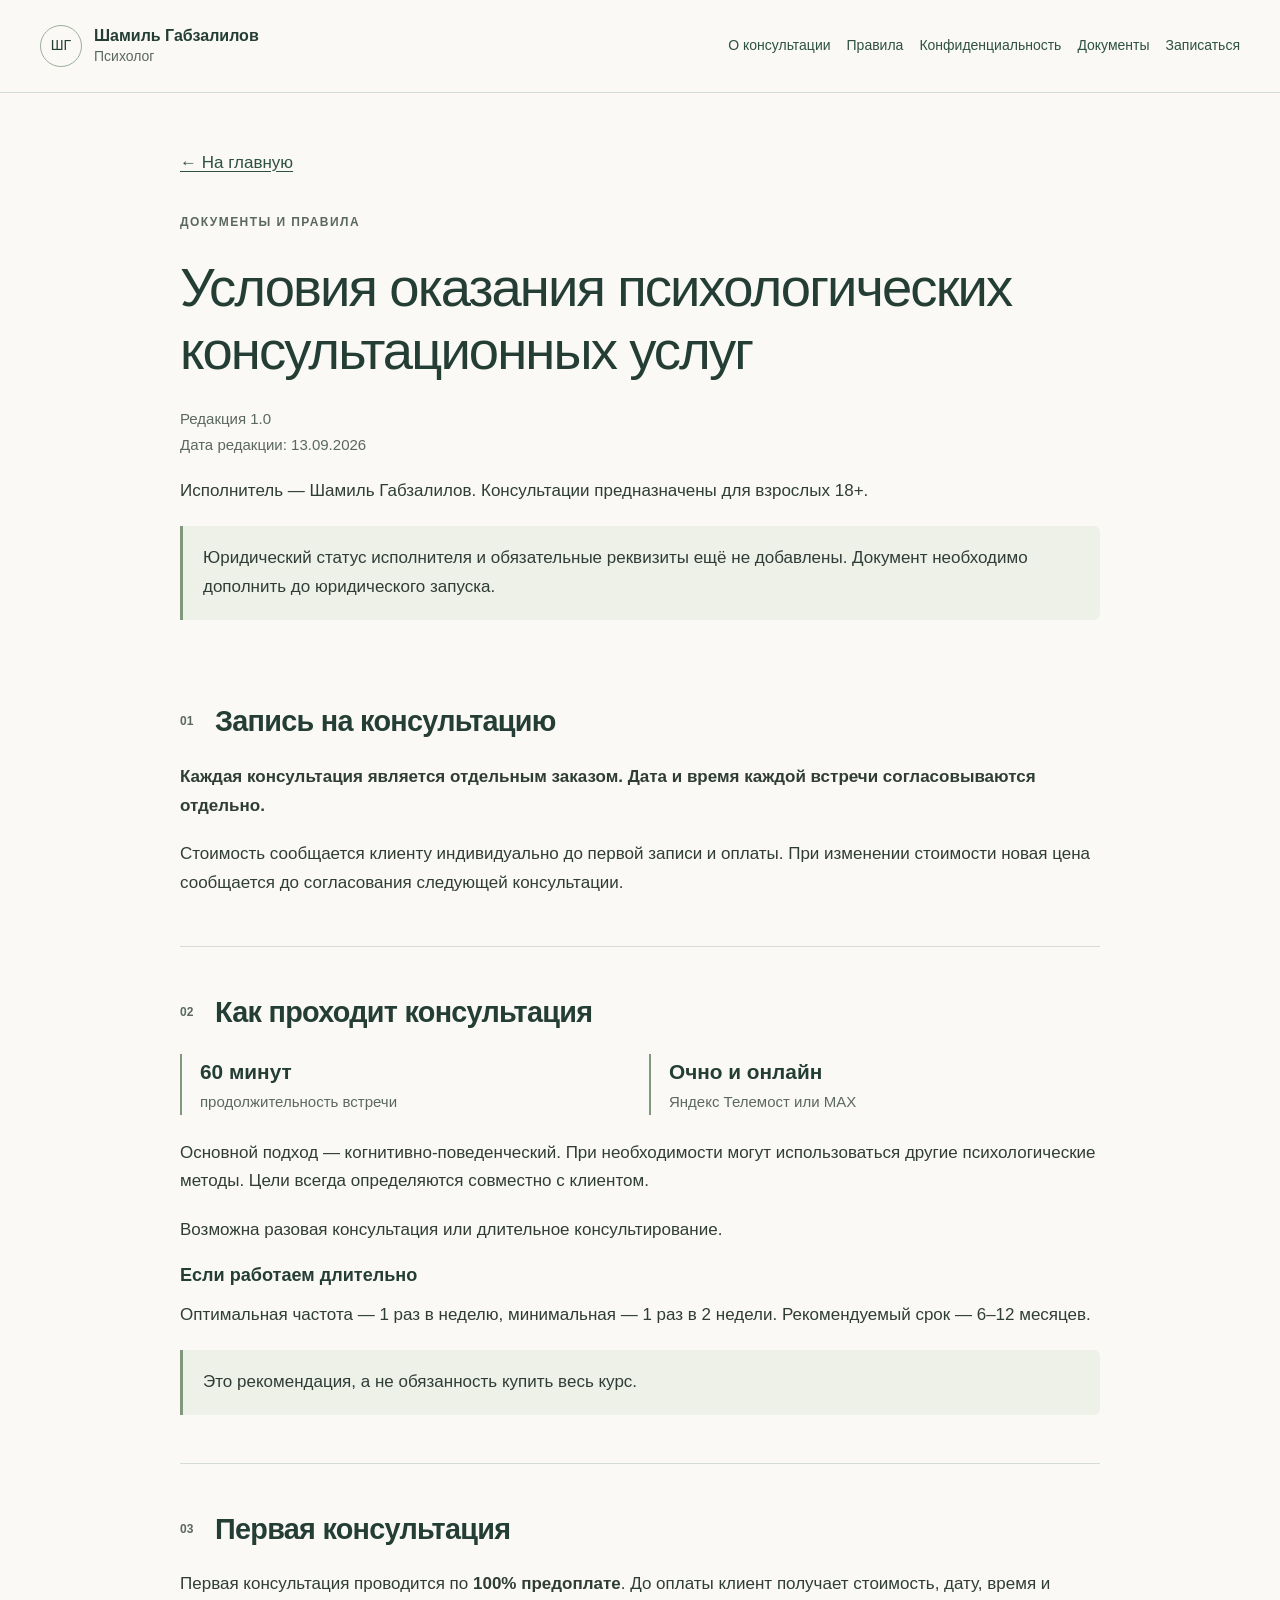
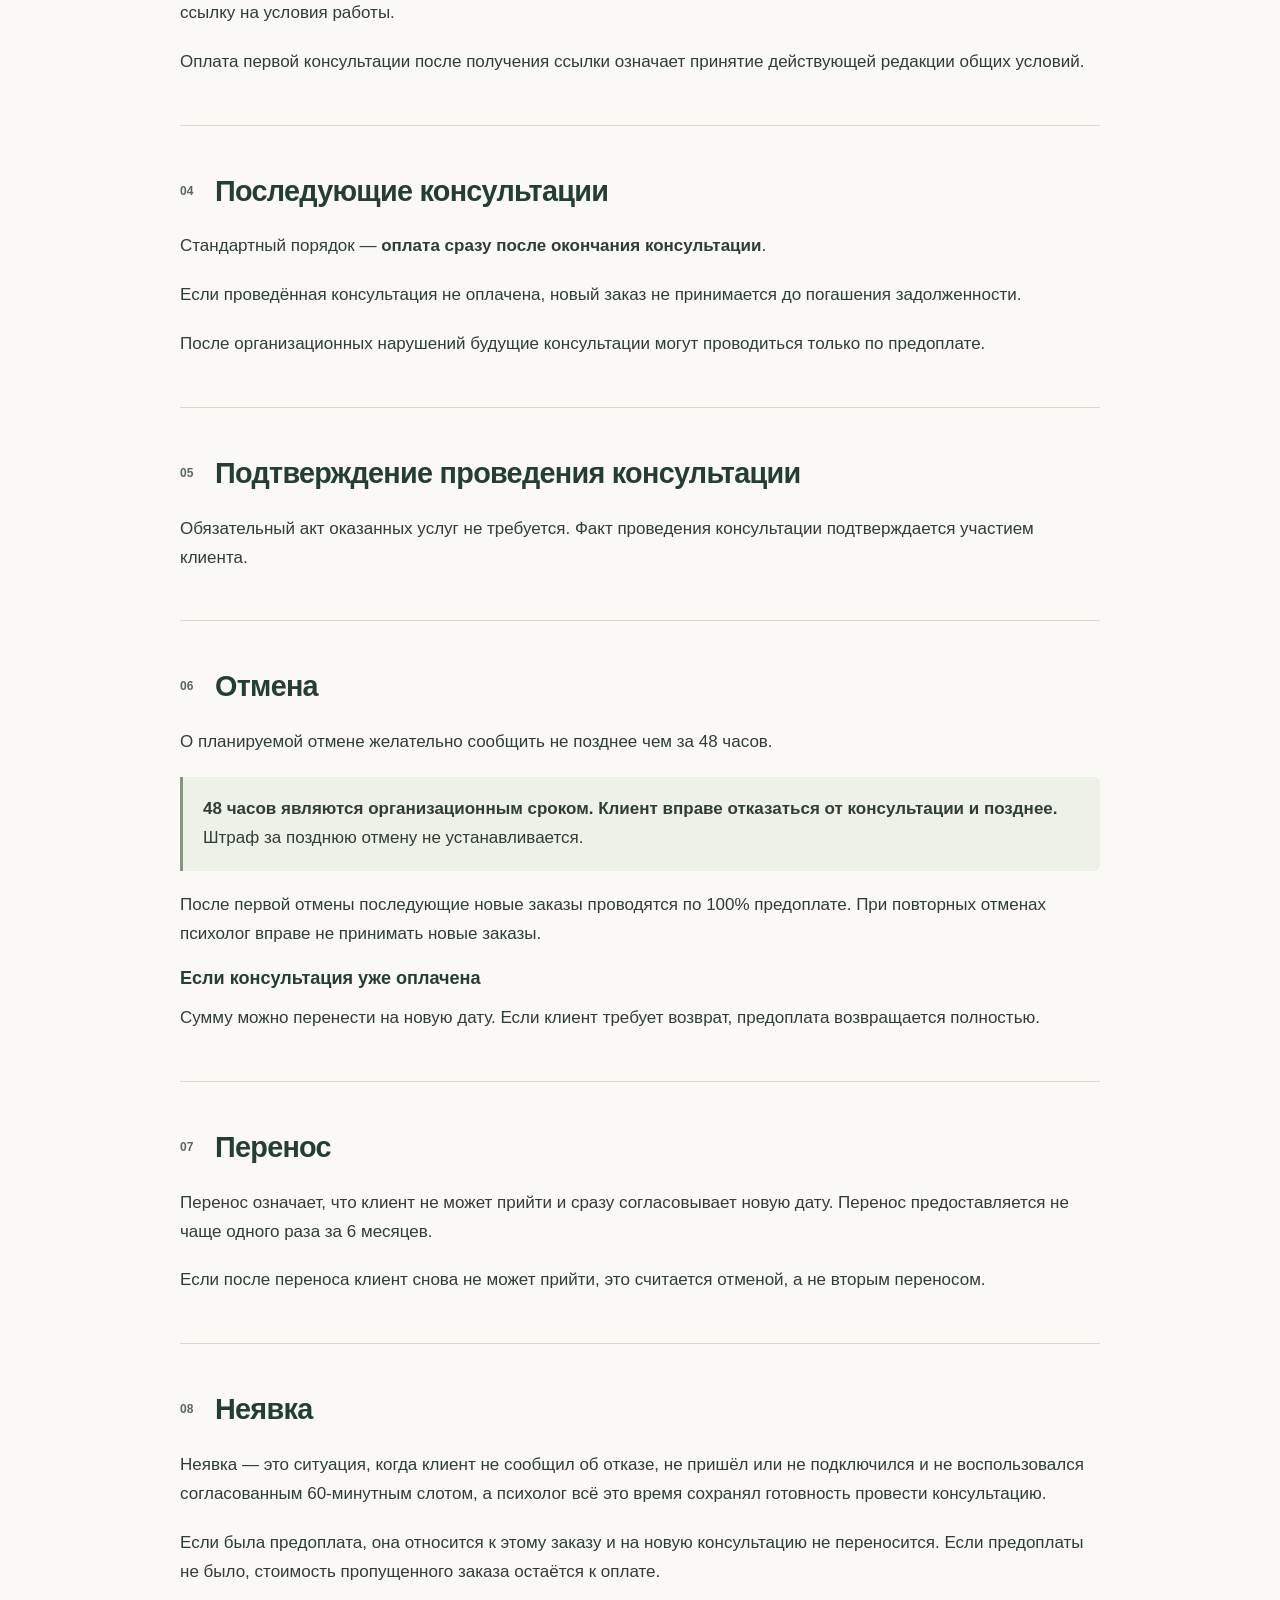
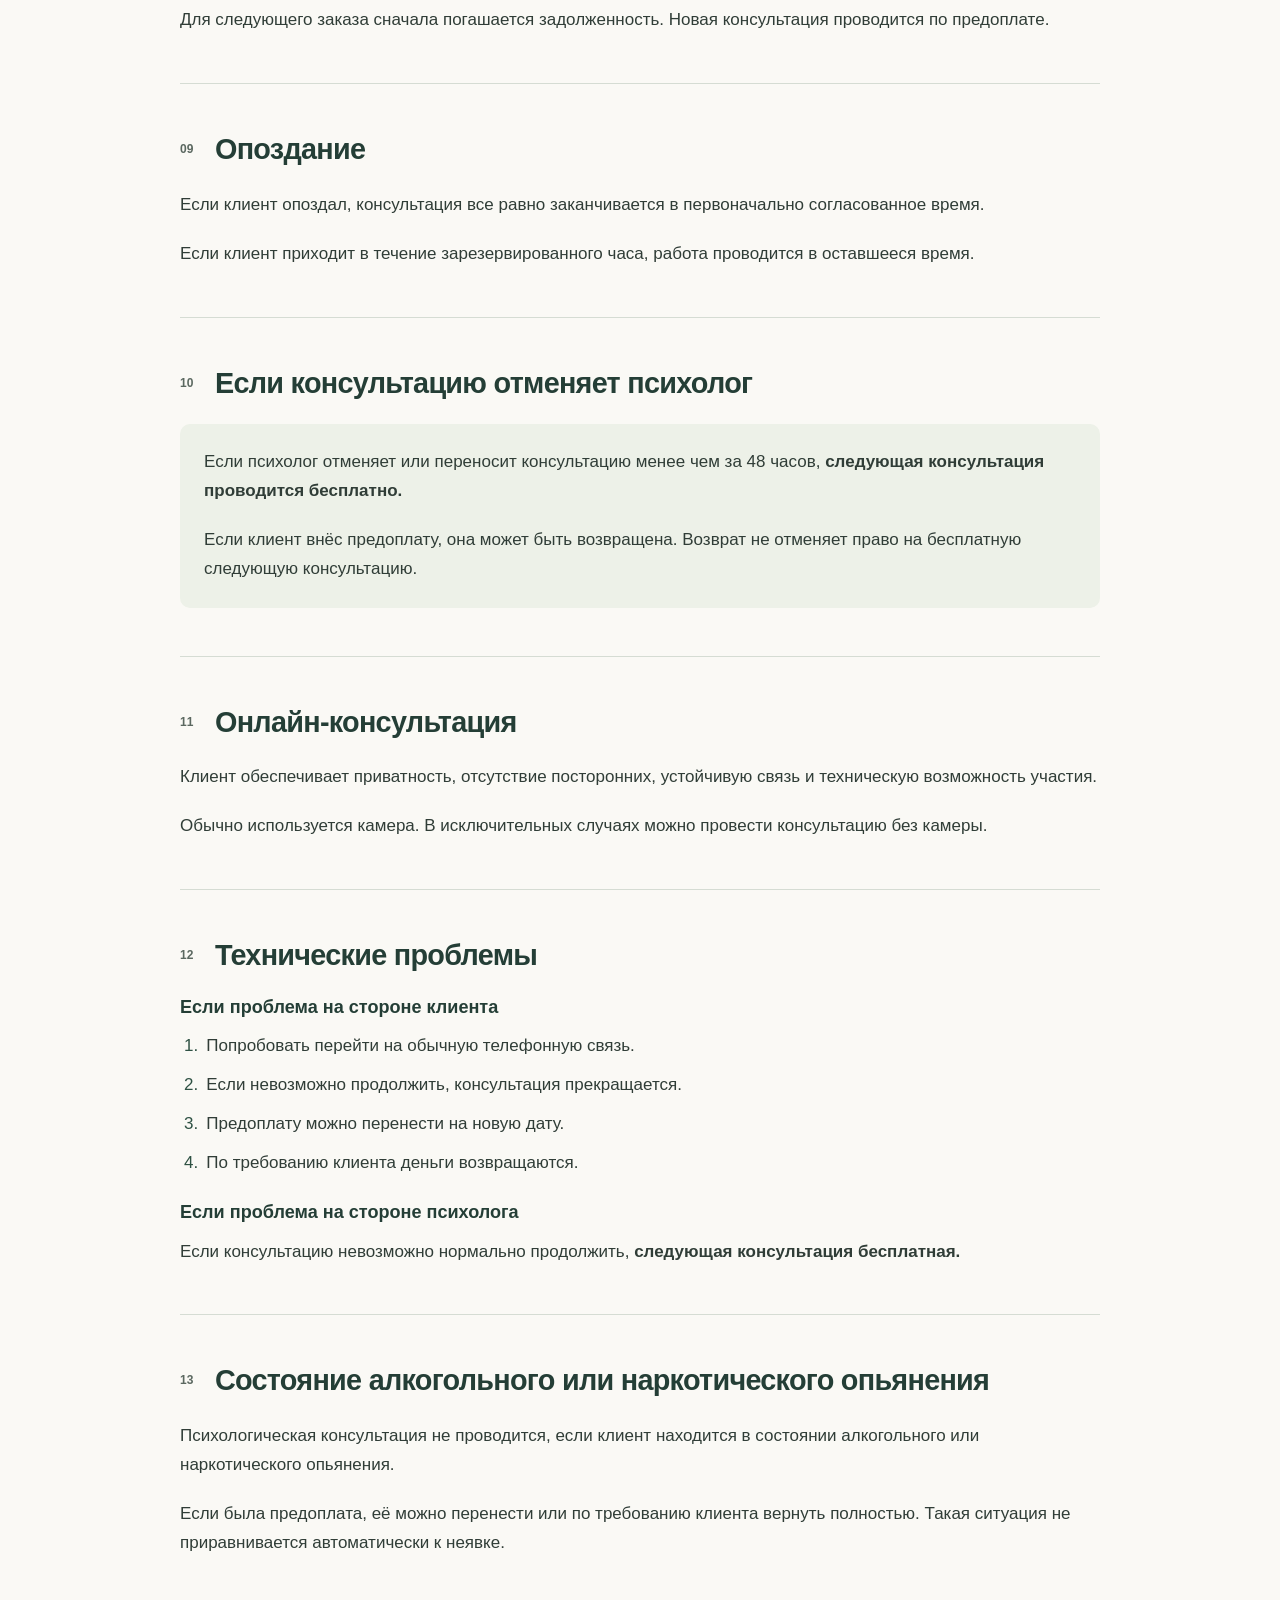
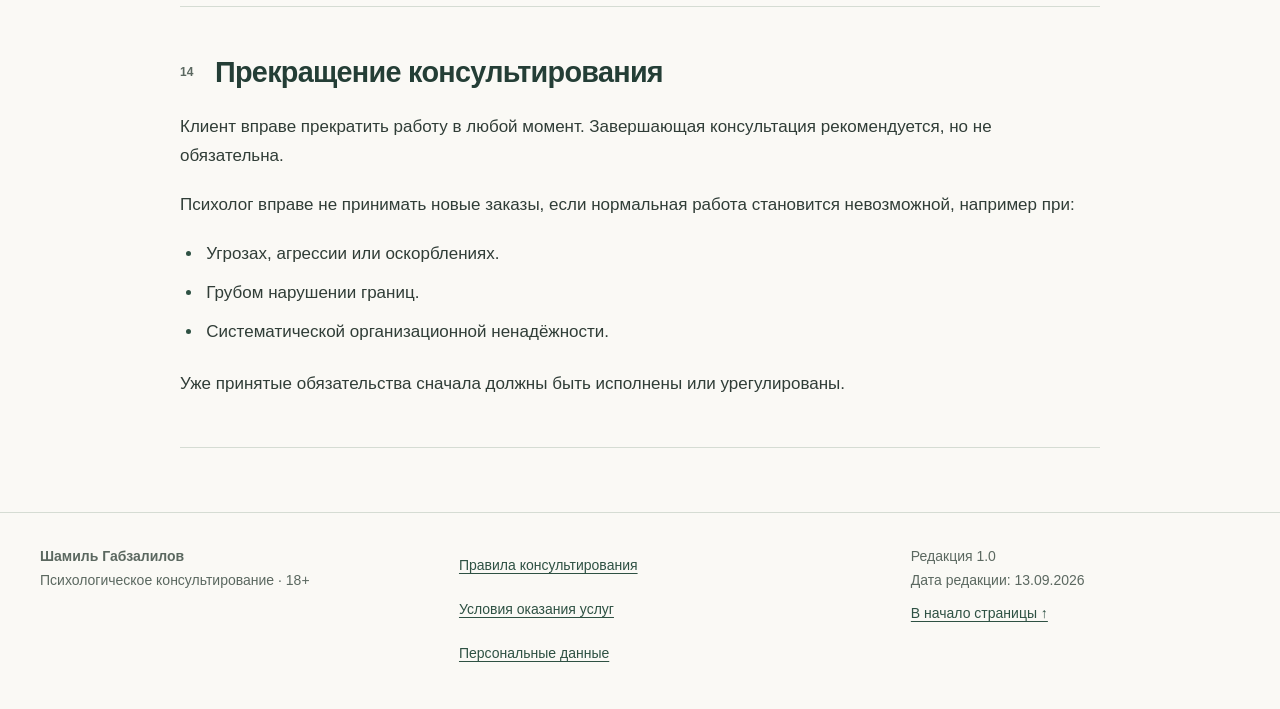
<file: legal/terms.html>
<!doctype html>
<html lang="ru">
<head>
  <meta charset="utf-8">
  <meta name="viewport" content="width=device-width, initial-scale=1">
  <meta name="referrer" content="no-referrer">
  <meta name="robots" content="noindex, nofollow">
  <meta http-equiv="Content-Security-Policy" content="default-src 'self'; script-src 'none'; style-src 'self'; img-src 'self' data:; font-src 'self'; connect-src 'none'; frame-src 'none'; object-src 'none'; base-uri 'self'; form-action 'none'">
  <meta name="description" content="Правила и условия индивидуального психологического консультирования взрослых 18+.">
  <title>Условия оказания психологических консультационных услуг — Шамиль Габзалилов</title>
  <link rel="icon" href="data:,">
  <link rel="stylesheet" href="../assets/css/styles.css">
</head>
<body>
<a class="skip-link" href="#main">Перейти к содержанию</a>
<header class="site-header">
  <div class="header-inner">
    <a class="brand" href="../index.html"><span class="brand-mark" aria-hidden="true">ШГ</span><span>Шамиль Габзалилов<small>Психолог</small></span></a>
    <nav aria-label="Основная навигация"><a href="../index.html#about">О консультации</a><a href="../index.html#rules">Правила</a><a href="../index.html#privacy">Конфиденциальность</a><a href="../index.html#documents">Документы</a><a href="../index.html#contact">Записаться</a></nav>
  </div>
</header>
<main id="main"><article class="legal-document"><div class="legal-heading"><a class="back-link" href="../index.html#documents">← На главную</a><p class="eyebrow">Документы и правила</p><h1>Условия оказания психологических консультационных услуг</h1><p class="version">Редакция 1.0<br>Дата редакции: 13.09.2026</p><p>Исполнитель — Шамиль Габзалилов. Консультации предназначены для взрослых 18+.</p><!-- LEGAL_TODO: provider legal status and mandatory details --><p class="notice">Юридический статус исполнителя и обязательные реквизиты ещё не добавлены. Документ необходимо дополнить до юридического запуска.</p></div><section id="booking" class="content-section " aria-labelledby="booking-title">
<div class="section-heading"><span class="section-number" aria-hidden="true">01</span><h2 id="booking-title">Запись на консультацию</h2></div>
<div class="section-body"><p><strong>Каждая консультация является отдельным заказом. Дата и время каждой встречи согласовываются отдельно.</strong></p><p>Стоимость сообщается клиенту индивидуально до первой записи и оплаты. При изменении стоимости новая цена сообщается до согласования следующей консультации.</p></div>
</section>
<section id="about" class="content-section " aria-labelledby="about-title">
<div class="section-heading"><span class="section-number" aria-hidden="true">02</span><h2 id="about-title">Как проходит консультация</h2></div>
<div class="section-body">
<div class="facts">
<div><span class="fact-value">60 минут</span><span>продолжительность встречи</span></div>
<div><span class="fact-value">Очно и онлайн</span><span>Яндекс Телемост или MAX</span></div>
</div><p>Основной подход — когнитивно-поведенческий. При необходимости могут использоваться другие психологические методы. Цели всегда определяются совместно с клиентом.</p><p>Возможна разовая консультация или длительное консультирование.</p><h3>Если работаем длительно</h3><p>Оптимальная частота — 1 раз в неделю, минимальная — 1 раз в 2 недели. Рекомендуемый срок — 6–12 месяцев.</p><p class="notice">Это рекомендация, а не обязанность купить весь курс.</p></div>
</section>
<section id="payment" class="content-section " aria-labelledby="payment-title">
<div class="section-heading"><span class="section-number" aria-hidden="true">03</span><h2 id="payment-title">Первая консультация</h2></div>
<div class="section-body"><p>Первая консультация проводится по <strong>100% предоплате</strong>. До оплаты клиент получает стоимость, дату, время и ссылку на условия работы.</p><p>Оплата первой консультации после получения ссылки означает принятие действующей редакции общих условий.</p></div>
</section>
<section id="next-consultations" class="content-section " aria-labelledby="next-consultations-title">
<div class="section-heading"><span class="section-number" aria-hidden="true">04</span><h2 id="next-consultations-title">Последующие консультации</h2></div>
<div class="section-body"><p>Стандартный порядок — <strong>оплата сразу после окончания консультации</strong>.</p><p>Если проведённая консультация не оплачена, новый заказ не принимается до погашения задолженности.</p><p>После организационных нарушений будущие консультации могут проводиться только по предоплате.</p></div>
</section>
<section id="confirmation" class="content-section " aria-labelledby="confirmation-title">
<div class="section-heading"><span class="section-number" aria-hidden="true">05</span><h2 id="confirmation-title">Подтверждение проведения консультации</h2></div>
<div class="section-body"><p>Обязательный акт оказанных услуг не требуется. Факт проведения консультации подтверждается участием клиента.</p></div>
</section>
<section id="cancellation" class="content-section " aria-labelledby="cancellation-title">
<div class="section-heading"><span class="section-number" aria-hidden="true">06</span><h2 id="cancellation-title">Отмена</h2></div>
<div class="section-body"><p>О планируемой отмене желательно сообщить не позднее чем за 48 часов.</p><p class="notice"><strong>48 часов являются организационным сроком. Клиент вправе отказаться от консультации и позднее.</strong> Штраф за позднюю отмену не устанавливается.</p><p>После первой отмены последующие новые заказы проводятся по 100% предоплате. При повторных отменах психолог вправе не принимать новые заказы.</p><h3>Если консультация уже оплачена</h3><p>Сумму можно перенести на новую дату. Если клиент требует возврат, предоплата возвращается полностью.</p></div>
</section>
<section id="rescheduling" class="content-section " aria-labelledby="rescheduling-title">
<div class="section-heading"><span class="section-number" aria-hidden="true">07</span><h2 id="rescheduling-title">Перенос</h2></div>
<div class="section-body"><p>Перенос означает, что клиент не может прийти и сразу согласовывает новую дату. Перенос предоставляется не чаще одного раза за 6 месяцев.</p><p>Если после переноса клиент снова не может прийти, это считается отменой, а не вторым переносом.</p></div>
</section>
<section id="no-show" class="content-section " aria-labelledby="no-show-title">
<div class="section-heading"><span class="section-number" aria-hidden="true">08</span><h2 id="no-show-title">Неявка</h2></div>
<div class="section-body"><p>Неявка — это ситуация, когда клиент не сообщил об отказе, не пришёл или не подключился и не воспользовался согласованным 60-минутным слотом, а психолог всё это время сохранял готовность провести консультацию.</p><p>Если была предоплата, она относится к этому заказу и на новую консультацию не переносится. Если предоплаты не было, стоимость пропущенного заказа остаётся к оплате.</p><p>Для следующего заказа сначала погашается задолженность. Новая консультация проводится по предоплате.</p></div>
</section>
<section id="lateness" class="content-section " aria-labelledby="lateness-title">
<div class="section-heading"><span class="section-number" aria-hidden="true">09</span><h2 id="lateness-title">Опоздание</h2></div>
<div class="section-body"><p>Если клиент опоздал, консультация все равно заканчивается в первоначально согласованное время.</p><p>Если клиент приходит в течение зарезервированного часа, работа проводится в оставшееся время.</p></div>
</section>
<section id="psychologist-cancellation" class="content-section highlight" aria-labelledby="psychologist-cancellation-title">
<div class="section-heading"><span class="section-number" aria-hidden="true">10</span><h2 id="psychologist-cancellation-title">Если консультацию отменяет психолог</h2></div>
<div class="section-body"><p>Если психолог отменяет или переносит консультацию менее чем за 48 часов, <strong>следующая консультация проводится бесплатно.</strong></p><p>Если клиент внёс предоплату, она может быть возвращена. Возврат не отменяет право на бесплатную следующую консультацию.</p></div>
</section>
<section id="online" class="content-section " aria-labelledby="online-title">
<div class="section-heading"><span class="section-number" aria-hidden="true">11</span><h2 id="online-title">Онлайн-консультация</h2></div>
<div class="section-body"><p>Клиент обеспечивает приватность, отсутствие посторонних, устойчивую связь и техническую возможность участия.</p><p>Обычно используется камера. В исключительных случаях можно провести консультацию без камеры.</p></div>
</section>
<section id="technical" class="content-section " aria-labelledby="technical-title">
<div class="section-heading"><span class="section-number" aria-hidden="true">12</span><h2 id="technical-title">Технические проблемы</h2></div>
<div class="section-body"><h3>Если проблема на стороне клиента</h3><ol><li>Попробовать перейти на обычную телефонную связь.</li><li>Если невозможно продолжить, консультация прекращается.</li><li>Предоплату можно перенести на новую дату.</li><li>По требованию клиента деньги возвращаются.</li></ol><h3>Если проблема на стороне психолога</h3><p>Если консультацию невозможно нормально продолжить, <strong>следующая консультация бесплатная.</strong></p></div>
</section>
<section id="intoxication" class="content-section " aria-labelledby="intoxication-title">
<div class="section-heading"><span class="section-number" aria-hidden="true">13</span><h2 id="intoxication-title">Состояние алкогольного или наркотического опьянения</h2></div>
<div class="section-body"><p>Психологическая консультация не проводится, если клиент находится в состоянии алкогольного или наркотического опьянения.</p><p>Если была предоплата, её можно перенести или по требованию клиента вернуть полностью. Такая ситуация не приравнивается автоматически к неявке.</p></div>
</section>
<section id="ending" class="content-section " aria-labelledby="ending-title">
<div class="section-heading"><span class="section-number" aria-hidden="true">14</span><h2 id="ending-title">Прекращение консультирования</h2></div>
<div class="section-body"><p>Клиент вправе прекратить работу в любой момент. Завершающая консультация рекомендуется, но не обязательна.</p><p>Психолог вправе не принимать новые заказы, если нормальная работа становится невозможной, например при:</p><ul>
<li>Угрозах, агрессии или оскорблениях.</li>
<li>Грубом нарушении границ.</li>
<li>Систематической организационной ненадёжности.</li>
</ul><p>Уже принятые обязательства сначала должны быть исполнены или урегулированы.</p></div>
</section></article></main>
<footer class="site-footer"><div class="footer-inner"><p><strong>Шамиль Габзалилов</strong><br>Психологическое консультирование · 18+</p><p><a href="../legal/therapy-contract.html">Правила консультирования</a><br><a href="../legal/terms.html">Условия оказания услуг</a><br><a href="../legal/privacy.html">Персональные данные</a></p><p>Редакция 1.0<br>Дата редакции: 13.09.2026<br><a href="#main">В начало страницы ↑</a></p></div></footer>
</body>
</html>
</file>
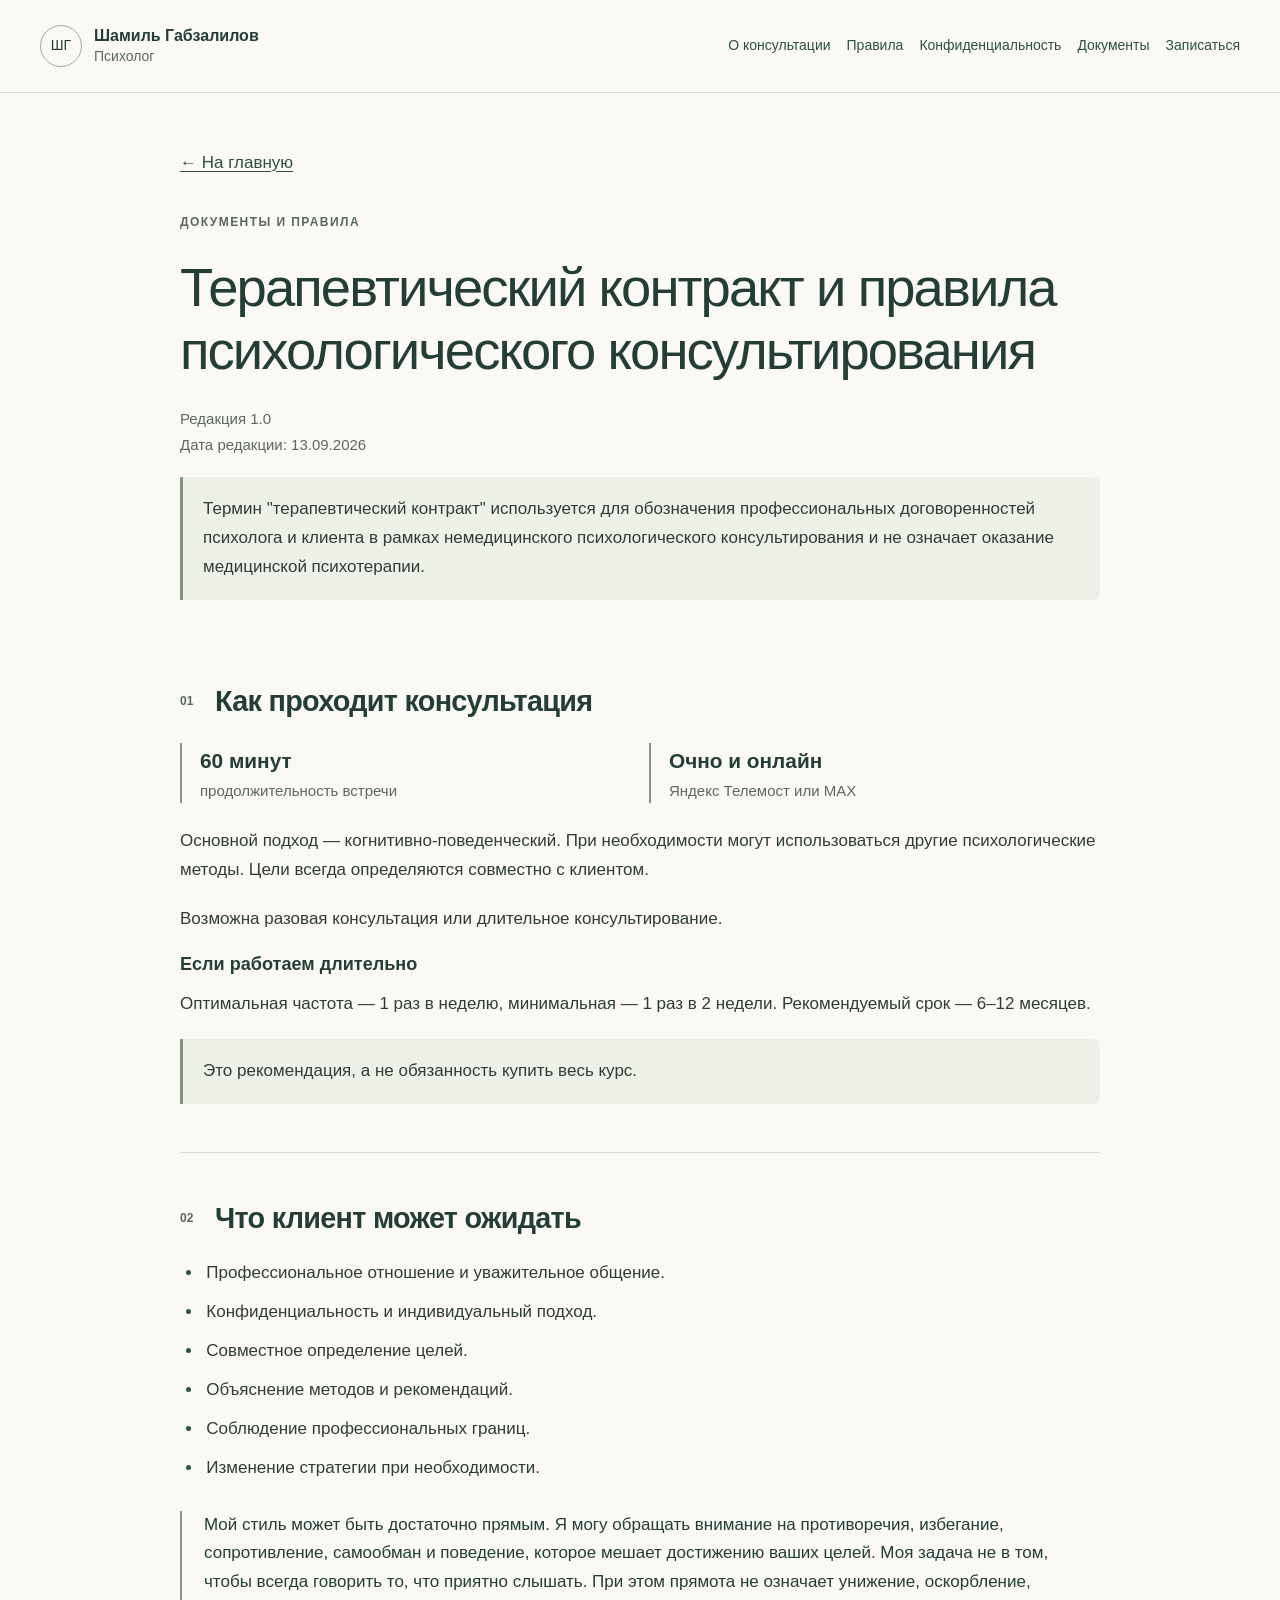
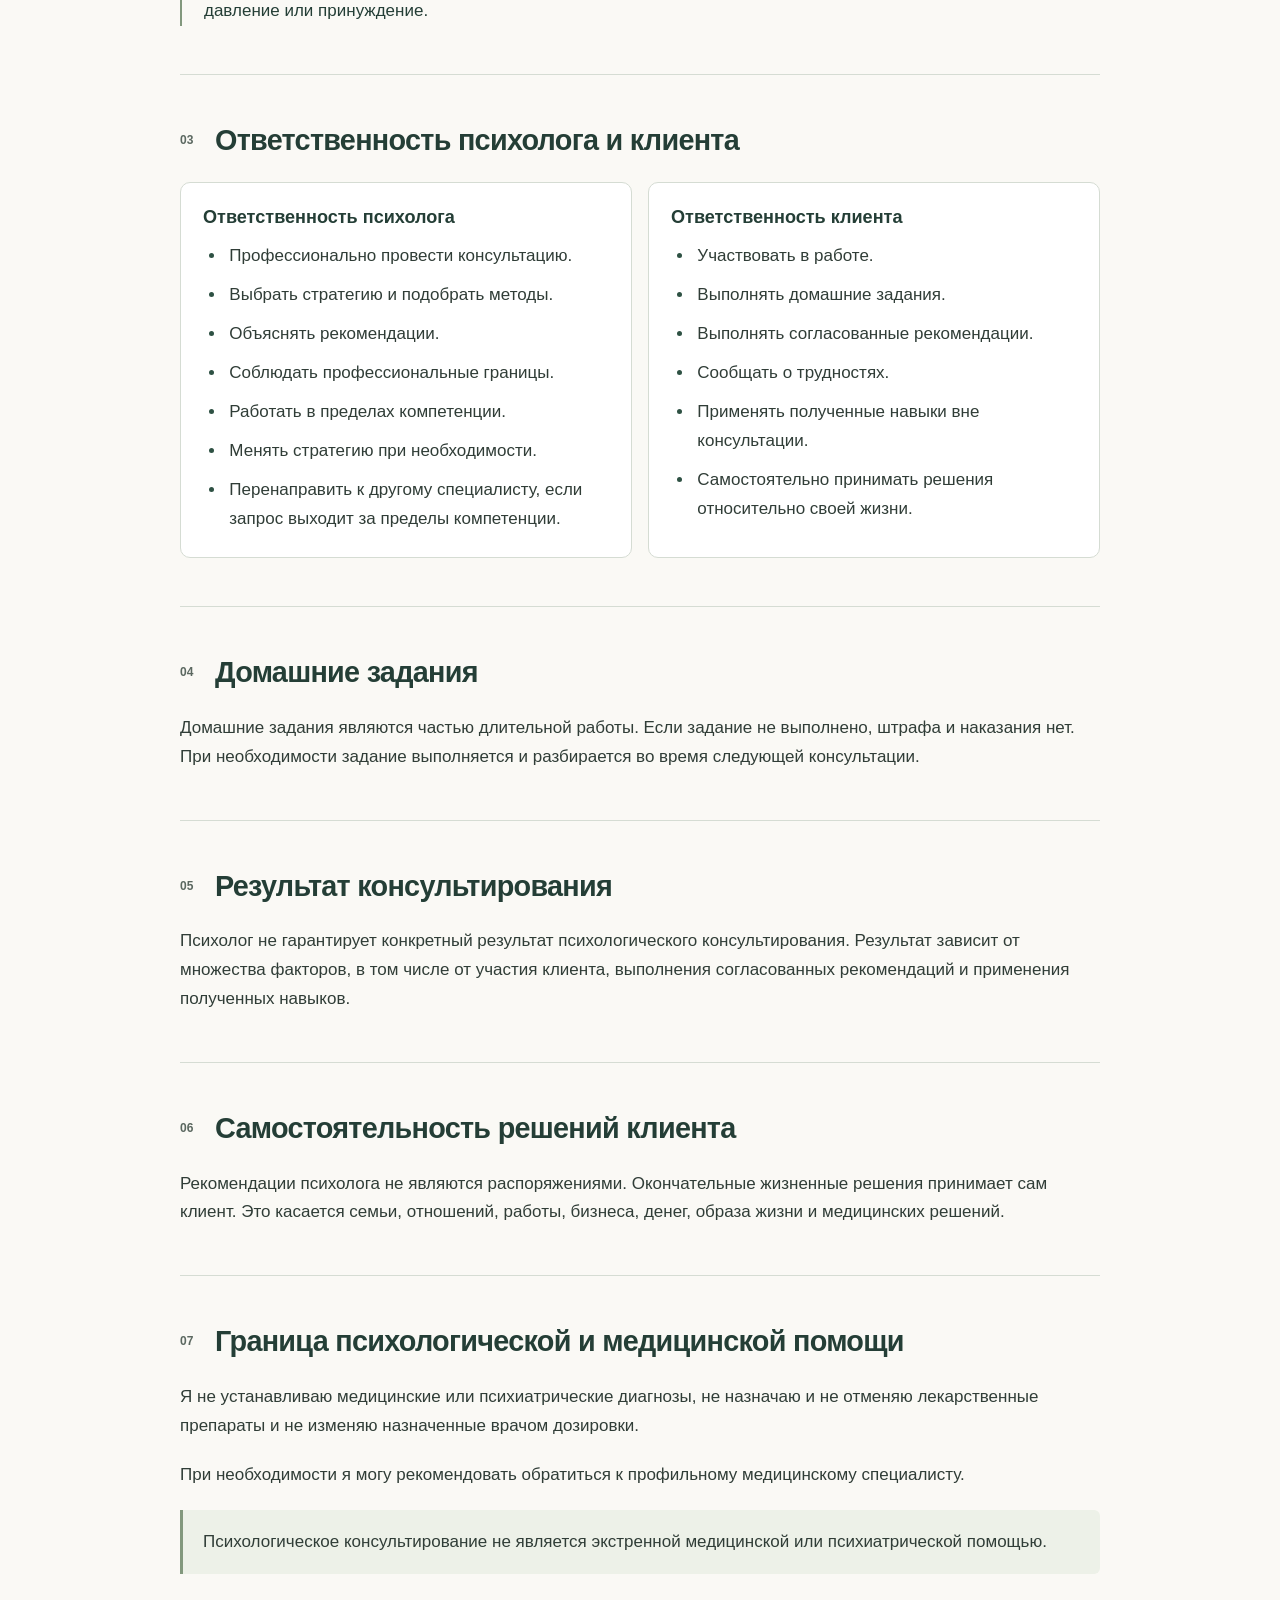
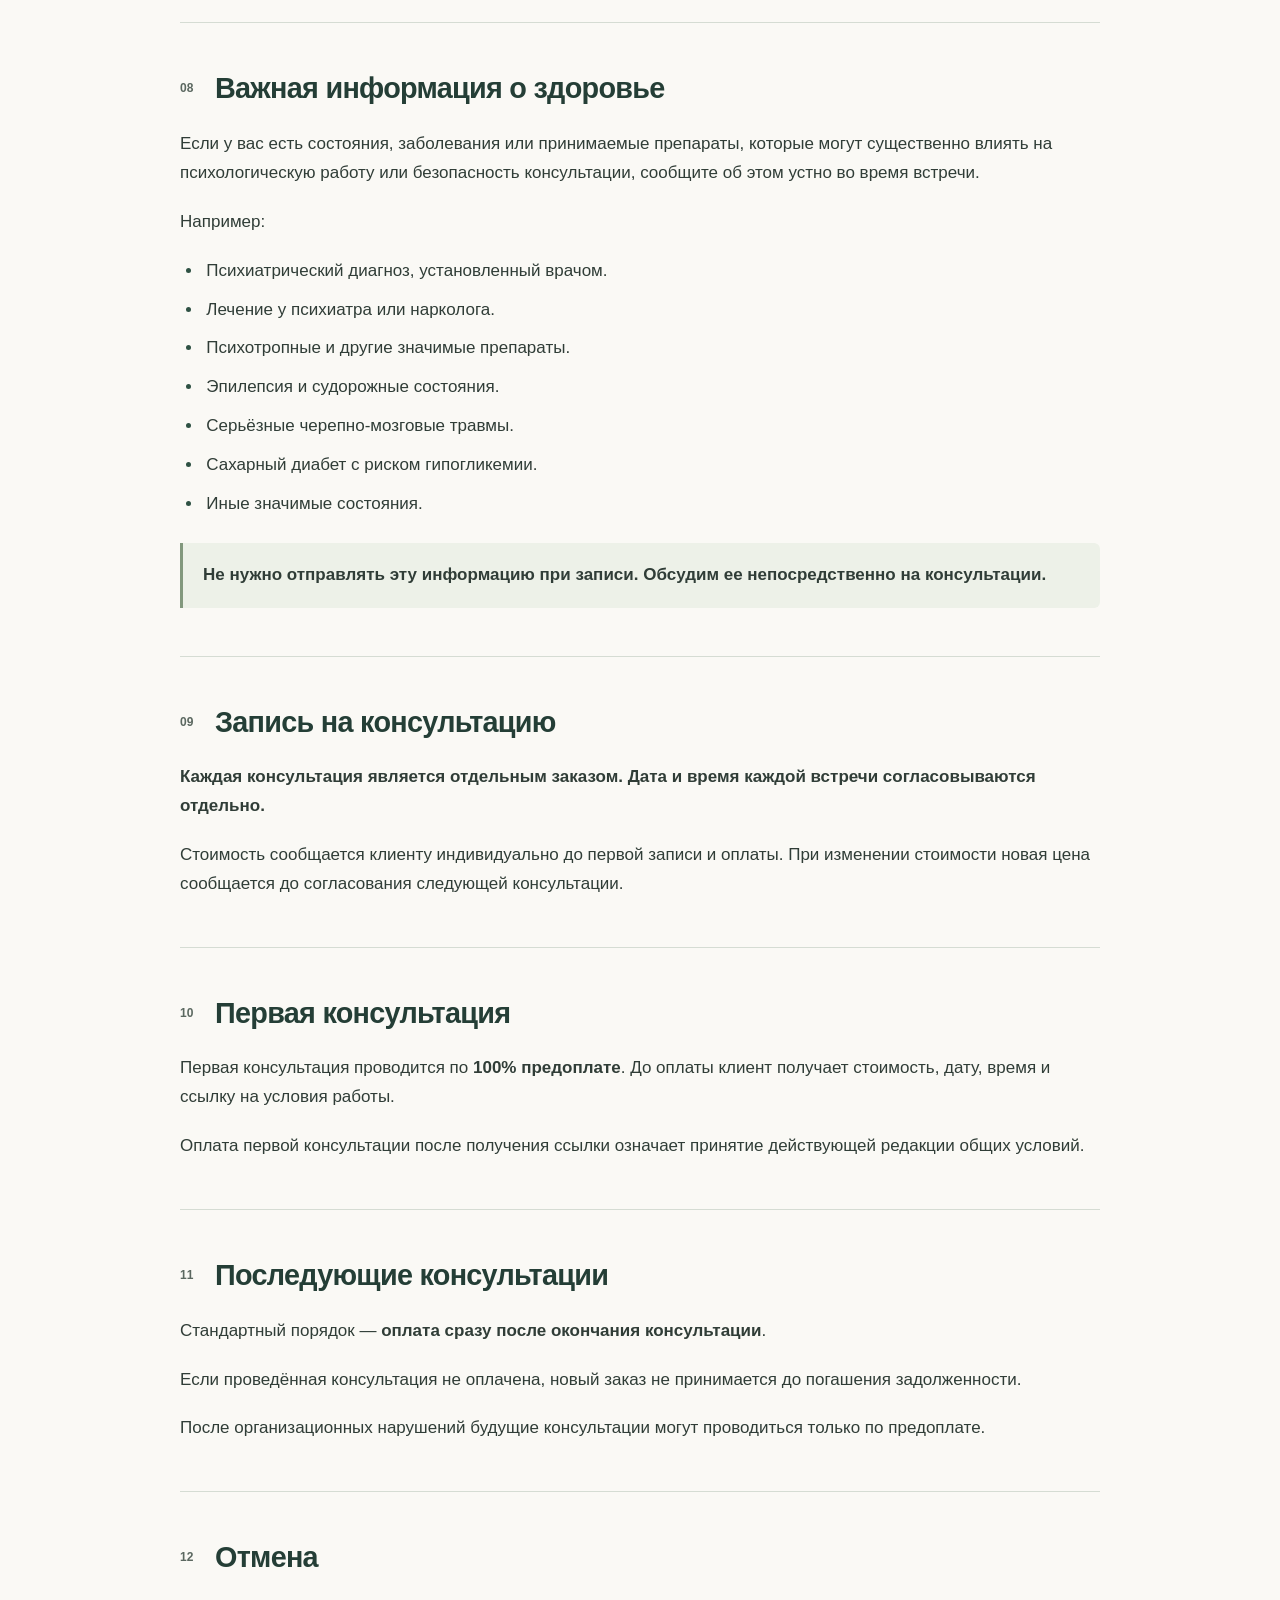
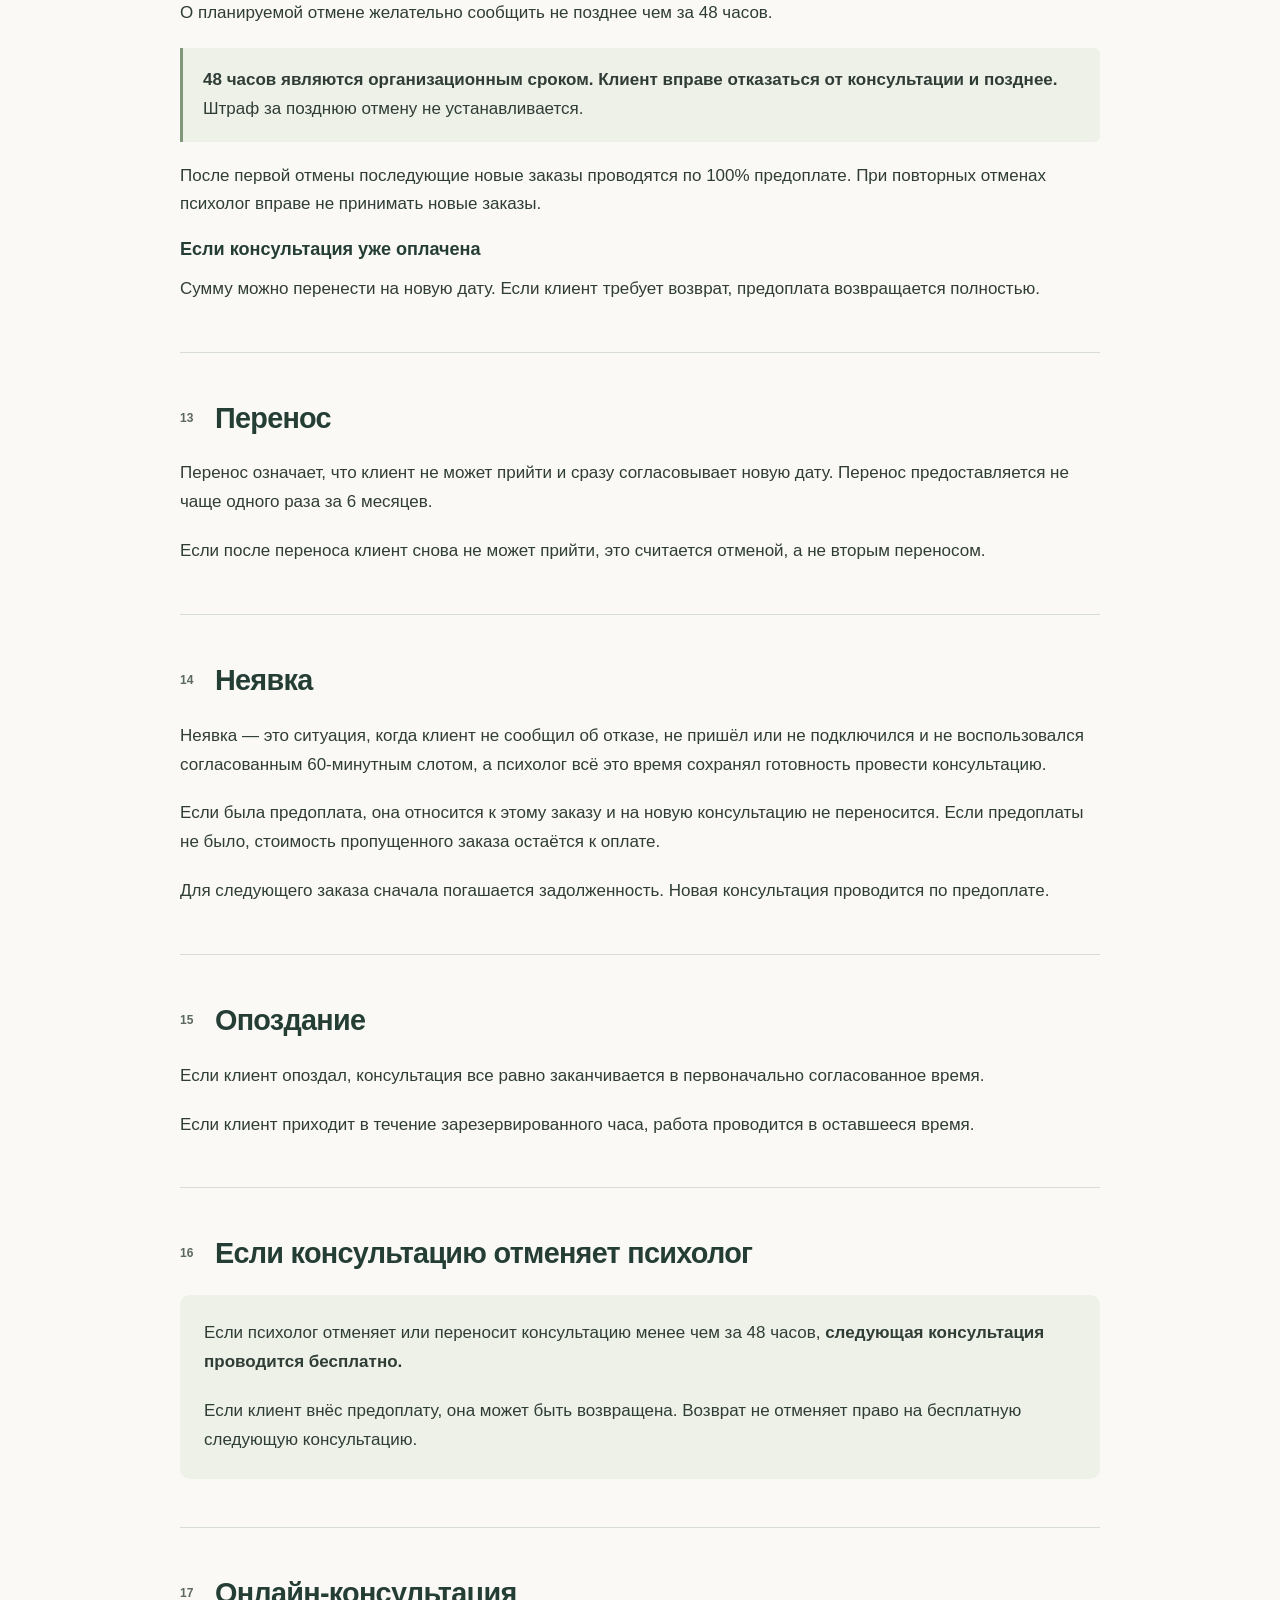
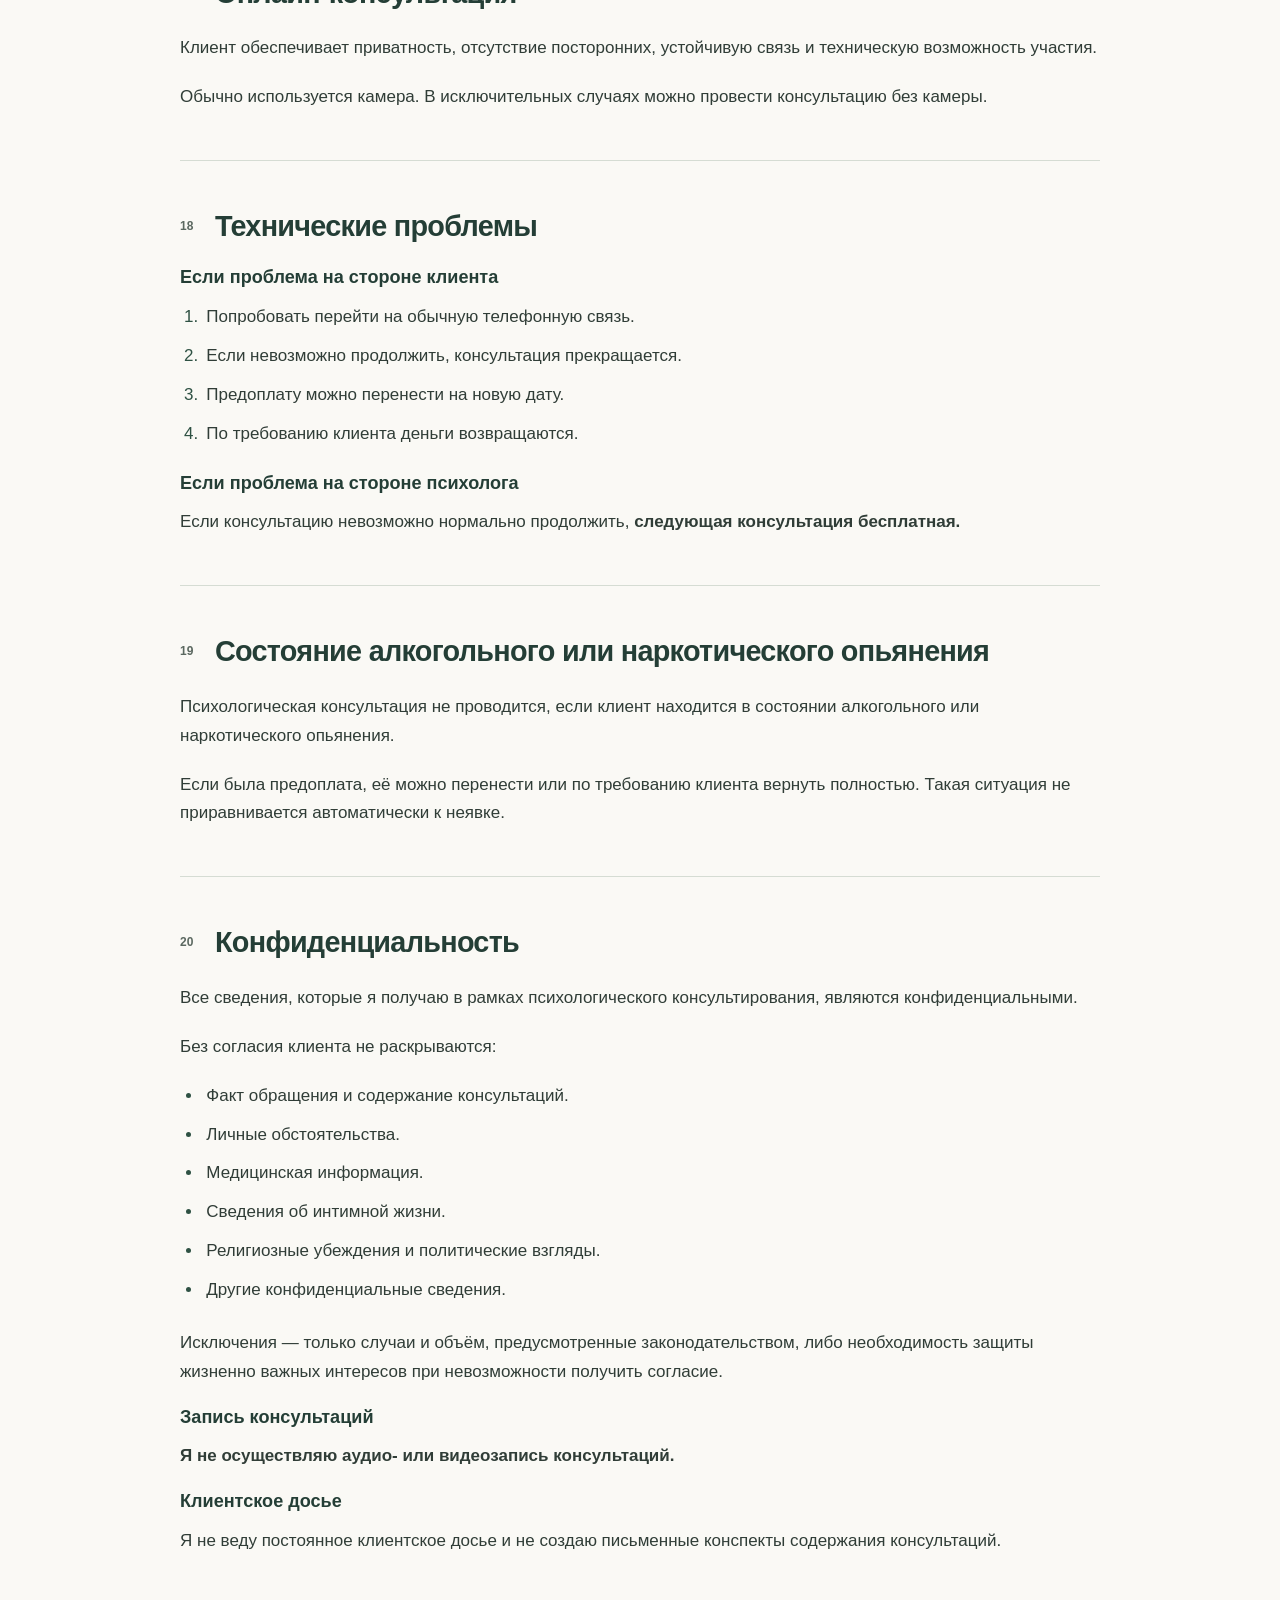
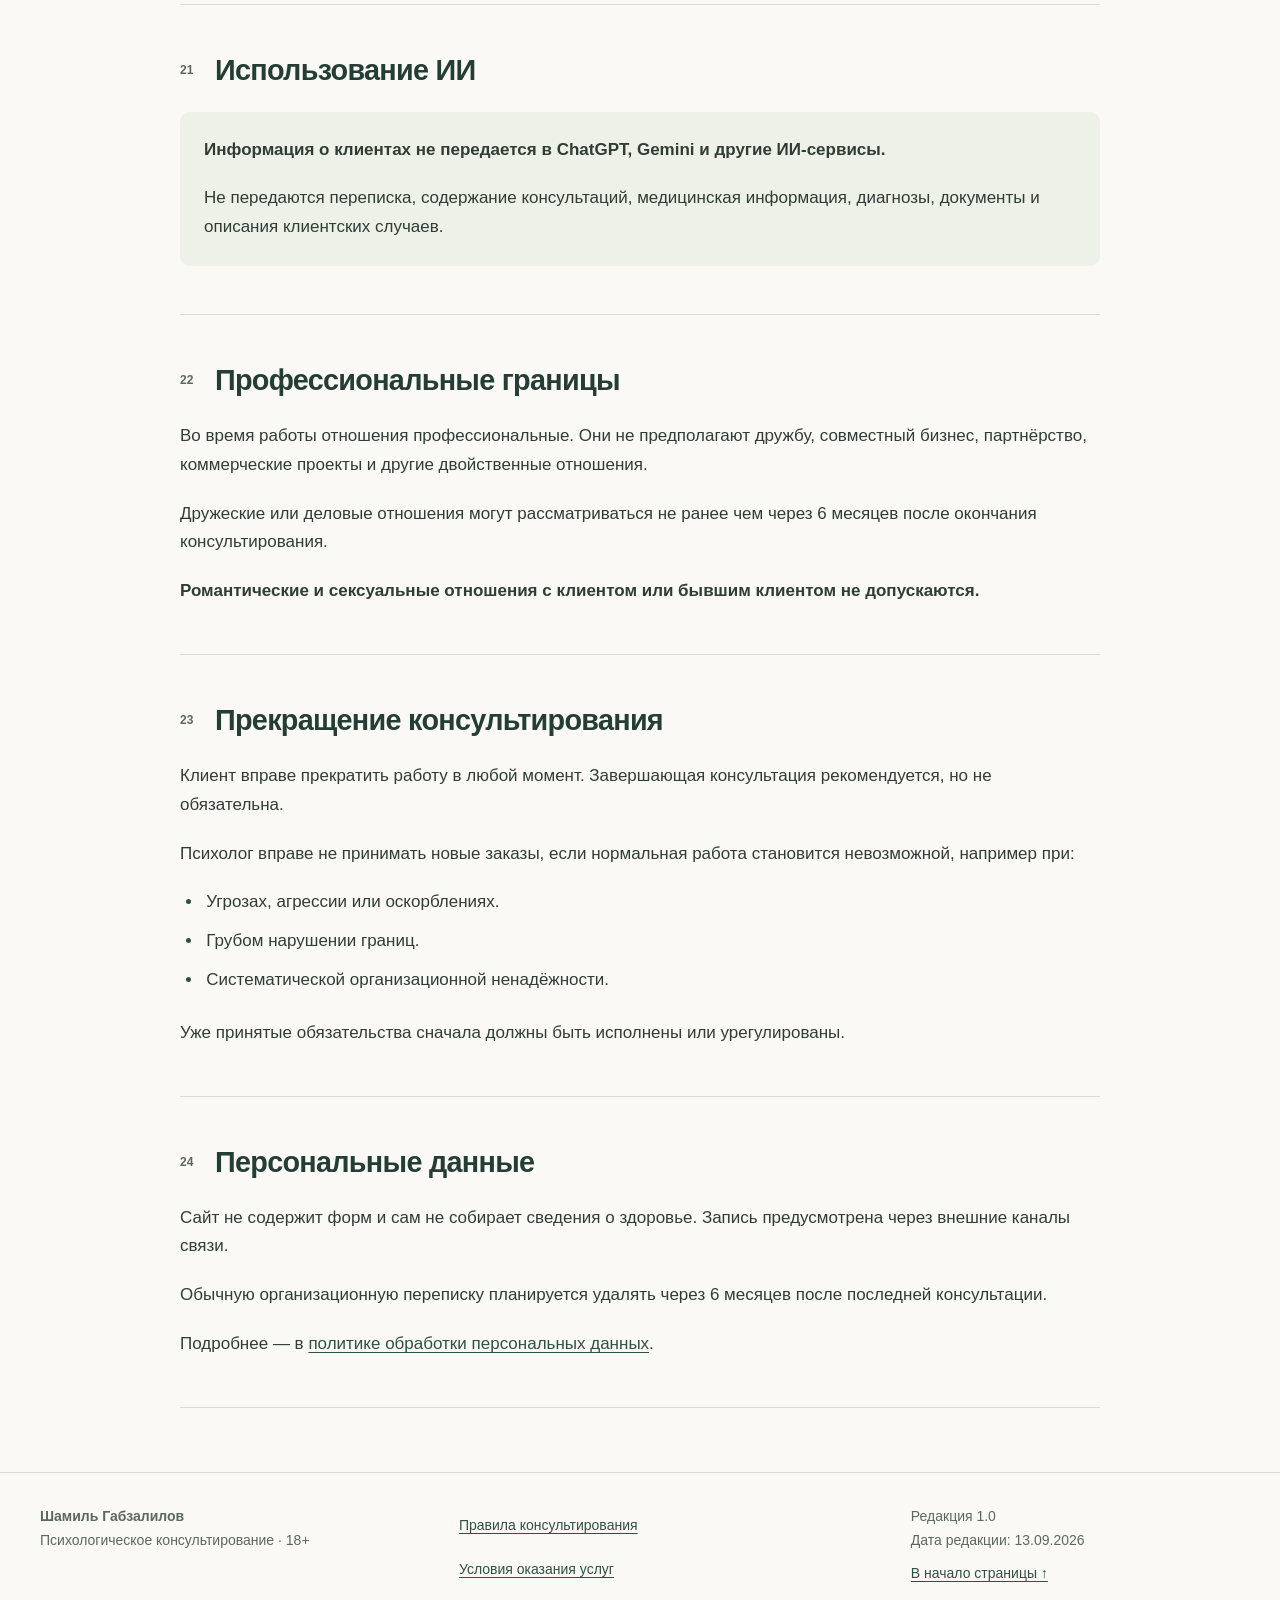
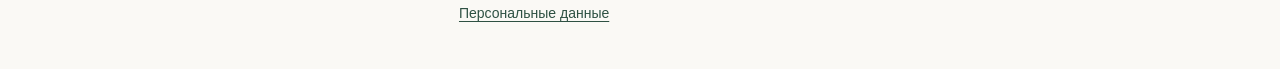
<file: legal/therapy-contract.html>
<!doctype html>
<html lang="ru">
<head>
  <meta charset="utf-8">
  <meta name="viewport" content="width=device-width, initial-scale=1">
  <meta name="referrer" content="no-referrer">
  <meta name="robots" content="noindex, nofollow">
  <meta http-equiv="Content-Security-Policy" content="default-src 'self'; script-src 'none'; style-src 'self'; img-src 'self' data:; font-src 'self'; connect-src 'none'; frame-src 'none'; object-src 'none'; base-uri 'self'; form-action 'none'">
  <meta name="description" content="Правила и условия индивидуального психологического консультирования взрослых 18+.">
  <title>Терапевтический контракт и правила психологического консультирования — Шамиль Габзалилов</title>
  <link rel="icon" href="data:,">
  <link rel="stylesheet" href="../assets/css/styles.css">
</head>
<body>
<a class="skip-link" href="#main">Перейти к содержанию</a>
<header class="site-header">
  <div class="header-inner">
    <a class="brand" href="../index.html"><span class="brand-mark" aria-hidden="true">ШГ</span><span>Шамиль Габзалилов<small>Психолог</small></span></a>
    <nav aria-label="Основная навигация"><a href="../index.html#about">О консультации</a><a href="../index.html#rules">Правила</a><a href="../index.html#privacy">Конфиденциальность</a><a href="../index.html#documents">Документы</a><a href="../index.html#contact">Записаться</a></nav>
  </div>
</header>
<main id="main"><article class="legal-document"><div class="legal-heading"><a class="back-link" href="../index.html#documents">← На главную</a><p class="eyebrow">Документы и правила</p><h1>Терапевтический контракт и правила психологического консультирования</h1><p class="version">Редакция 1.0<br>Дата редакции: 13.09.2026</p><p class="notice">Термин "терапевтический контракт" используется для обозначения профессиональных договоренностей психолога и клиента в рамках немедицинского психологического консультирования и не означает оказание медицинской психотерапии.</p></div><section id="about" class="content-section " aria-labelledby="about-title">
<div class="section-heading"><span class="section-number" aria-hidden="true">01</span><h2 id="about-title">Как проходит консультация</h2></div>
<div class="section-body">
<div class="facts">
<div><span class="fact-value">60 минут</span><span>продолжительность встречи</span></div>
<div><span class="fact-value">Очно и онлайн</span><span>Яндекс Телемост или MAX</span></div>
</div><p>Основной подход — когнитивно-поведенческий. При необходимости могут использоваться другие психологические методы. Цели всегда определяются совместно с клиентом.</p><p>Возможна разовая консультация или длительное консультирование.</p><h3>Если работаем длительно</h3><p>Оптимальная частота — 1 раз в неделю, минимальная — 1 раз в 2 недели. Рекомендуемый срок — 6–12 месяцев.</p><p class="notice">Это рекомендация, а не обязанность купить весь курс.</p></div>
</section>
<section id="expectations" class="content-section " aria-labelledby="expectations-title">
<div class="section-heading"><span class="section-number" aria-hidden="true">02</span><h2 id="expectations-title">Что клиент может ожидать</h2></div>
<div class="section-body"><ul>
<li>Профессиональное отношение и уважительное общение.</li>
<li>Конфиденциальность и индивидуальный подход.</li>
<li>Совместное определение целей.</li>
<li>Объяснение методов и рекомендаций.</li>
<li>Соблюдение профессиональных границ.</li>
<li>Изменение стратегии при необходимости.</li>
</ul><blockquote><p>Мой стиль может быть достаточно прямым. Я могу обращать внимание на противоречия, избегание, сопротивление, самообман и поведение, которое мешает достижению ваших целей. Моя задача не в том, чтобы всегда говорить то, что приятно слышать. При этом прямота не означает унижение, оскорбление, давление или принуждение.</p></blockquote></div>
</section>
<section id="rules" class="content-section " aria-labelledby="rules-title">
<div class="section-heading"><span class="section-number" aria-hidden="true">03</span><h2 id="rules-title">Ответственность психолога и клиента</h2></div>
<div class="section-body"><div class="cards"><div class="card"><h3>Ответственность психолога</h3><ul>
<li>Профессионально провести консультацию.</li>
<li>Выбрать стратегию и подобрать методы.</li>
<li>Объяснять рекомендации.</li>
<li>Соблюдать профессиональные границы.</li>
<li>Работать в пределах компетенции.</li>
<li>Менять стратегию при необходимости.</li>
<li>Перенаправить к другому специалисту, если запрос выходит за пределы компетенции.</li>
</ul></div><div class="card"><h3>Ответственность клиента</h3><ul>
<li>Участвовать в работе.</li>
<li>Выполнять домашние задания.</li>
<li>Выполнять согласованные рекомендации.</li>
<li>Сообщать о трудностях.</li>
<li>Применять полученные навыки вне консультации.</li>
<li>Самостоятельно принимать решения относительно своей жизни.</li>
</ul></div></div></div>
</section>
<section id="homework" class="content-section " aria-labelledby="homework-title">
<div class="section-heading"><span class="section-number" aria-hidden="true">04</span><h2 id="homework-title">Домашние задания</h2></div>
<div class="section-body"><p>Домашние задания являются частью длительной работы. Если задание не выполнено, штрафа и наказания нет. При необходимости задание выполняется и разбирается во время следующей консультации.</p></div>
</section>
<section id="results" class="content-section " aria-labelledby="results-title">
<div class="section-heading"><span class="section-number" aria-hidden="true">05</span><h2 id="results-title">Результат консультирования</h2></div>
<div class="section-body"><p>Психолог не гарантирует конкретный результат психологического консультирования. Результат зависит от множества факторов, в том числе от участия клиента, выполнения согласованных рекомендаций и применения полученных навыков.</p></div>
</section>
<section id="decisions" class="content-section " aria-labelledby="decisions-title">
<div class="section-heading"><span class="section-number" aria-hidden="true">06</span><h2 id="decisions-title">Самостоятельность решений клиента</h2></div>
<div class="section-body"><p>Рекомендации психолога не являются распоряжениями. Окончательные жизненные решения принимает сам клиент. Это касается семьи, отношений, работы, бизнеса, денег, образа жизни и медицинских решений.</p></div>
</section>
<section id="medical-boundary" class="content-section " aria-labelledby="medical-boundary-title">
<div class="section-heading"><span class="section-number" aria-hidden="true">07</span><h2 id="medical-boundary-title">Граница психологической и медицинской помощи</h2></div>
<div class="section-body"><p>Я не устанавливаю медицинские или психиатрические диагнозы, не назначаю и не отменяю лекарственные препараты и не изменяю назначенные врачом дозировки.</p><p>При необходимости я могу рекомендовать обратиться к профильному медицинскому специалисту.</p><p class="notice">Психологическое консультирование не является экстренной медицинской или психиатрической помощью.</p></div>
</section>
<section id="health" class="content-section " aria-labelledby="health-title">
<div class="section-heading"><span class="section-number" aria-hidden="true">08</span><h2 id="health-title">Важная информация о здоровье</h2></div>
<div class="section-body"><p>Если у вас есть состояния, заболевания или принимаемые препараты, которые могут существенно влиять на психологическую работу или безопасность консультации, сообщите об этом устно во время встречи.</p><p>Например:</p><ul>
<li>Психиатрический диагноз, установленный врачом.</li>
<li>Лечение у психиатра или нарколога.</li>
<li>Психотропные и другие значимые препараты.</li>
<li>Эпилепсия и судорожные состояния.</li>
<li>Серьёзные черепно-мозговые травмы.</li>
<li>Сахарный диабет с риском гипогликемии.</li>
<li>Иные значимые состояния.</li>
</ul><p class="notice"><strong>Не нужно отправлять эту информацию при записи. Обсудим ее непосредственно на консультации.</strong></p></div>
</section>
<section id="booking" class="content-section " aria-labelledby="booking-title">
<div class="section-heading"><span class="section-number" aria-hidden="true">09</span><h2 id="booking-title">Запись на консультацию</h2></div>
<div class="section-body"><p><strong>Каждая консультация является отдельным заказом. Дата и время каждой встречи согласовываются отдельно.</strong></p><p>Стоимость сообщается клиенту индивидуально до первой записи и оплаты. При изменении стоимости новая цена сообщается до согласования следующей консультации.</p></div>
</section>
<section id="payment" class="content-section " aria-labelledby="payment-title">
<div class="section-heading"><span class="section-number" aria-hidden="true">10</span><h2 id="payment-title">Первая консультация</h2></div>
<div class="section-body"><p>Первая консультация проводится по <strong>100% предоплате</strong>. До оплаты клиент получает стоимость, дату, время и ссылку на условия работы.</p><p>Оплата первой консультации после получения ссылки означает принятие действующей редакции общих условий.</p></div>
</section>
<section id="next-consultations" class="content-section " aria-labelledby="next-consultations-title">
<div class="section-heading"><span class="section-number" aria-hidden="true">11</span><h2 id="next-consultations-title">Последующие консультации</h2></div>
<div class="section-body"><p>Стандартный порядок — <strong>оплата сразу после окончания консультации</strong>.</p><p>Если проведённая консультация не оплачена, новый заказ не принимается до погашения задолженности.</p><p>После организационных нарушений будущие консультации могут проводиться только по предоплате.</p></div>
</section>
<section id="cancellation" class="content-section " aria-labelledby="cancellation-title">
<div class="section-heading"><span class="section-number" aria-hidden="true">12</span><h2 id="cancellation-title">Отмена</h2></div>
<div class="section-body"><p>О планируемой отмене желательно сообщить не позднее чем за 48 часов.</p><p class="notice"><strong>48 часов являются организационным сроком. Клиент вправе отказаться от консультации и позднее.</strong> Штраф за позднюю отмену не устанавливается.</p><p>После первой отмены последующие новые заказы проводятся по 100% предоплате. При повторных отменах психолог вправе не принимать новые заказы.</p><h3>Если консультация уже оплачена</h3><p>Сумму можно перенести на новую дату. Если клиент требует возврат, предоплата возвращается полностью.</p></div>
</section>
<section id="rescheduling" class="content-section " aria-labelledby="rescheduling-title">
<div class="section-heading"><span class="section-number" aria-hidden="true">13</span><h2 id="rescheduling-title">Перенос</h2></div>
<div class="section-body"><p>Перенос означает, что клиент не может прийти и сразу согласовывает новую дату. Перенос предоставляется не чаще одного раза за 6 месяцев.</p><p>Если после переноса клиент снова не может прийти, это считается отменой, а не вторым переносом.</p></div>
</section>
<section id="no-show" class="content-section " aria-labelledby="no-show-title">
<div class="section-heading"><span class="section-number" aria-hidden="true">14</span><h2 id="no-show-title">Неявка</h2></div>
<div class="section-body"><p>Неявка — это ситуация, когда клиент не сообщил об отказе, не пришёл или не подключился и не воспользовался согласованным 60-минутным слотом, а психолог всё это время сохранял готовность провести консультацию.</p><p>Если была предоплата, она относится к этому заказу и на новую консультацию не переносится. Если предоплаты не было, стоимость пропущенного заказа остаётся к оплате.</p><p>Для следующего заказа сначала погашается задолженность. Новая консультация проводится по предоплате.</p></div>
</section>
<section id="lateness" class="content-section " aria-labelledby="lateness-title">
<div class="section-heading"><span class="section-number" aria-hidden="true">15</span><h2 id="lateness-title">Опоздание</h2></div>
<div class="section-body"><p>Если клиент опоздал, консультация все равно заканчивается в первоначально согласованное время.</p><p>Если клиент приходит в течение зарезервированного часа, работа проводится в оставшееся время.</p></div>
</section>
<section id="psychologist-cancellation" class="content-section highlight" aria-labelledby="psychologist-cancellation-title">
<div class="section-heading"><span class="section-number" aria-hidden="true">16</span><h2 id="psychologist-cancellation-title">Если консультацию отменяет психолог</h2></div>
<div class="section-body"><p>Если психолог отменяет или переносит консультацию менее чем за 48 часов, <strong>следующая консультация проводится бесплатно.</strong></p><p>Если клиент внёс предоплату, она может быть возвращена. Возврат не отменяет право на бесплатную следующую консультацию.</p></div>
</section>
<section id="online" class="content-section " aria-labelledby="online-title">
<div class="section-heading"><span class="section-number" aria-hidden="true">17</span><h2 id="online-title">Онлайн-консультация</h2></div>
<div class="section-body"><p>Клиент обеспечивает приватность, отсутствие посторонних, устойчивую связь и техническую возможность участия.</p><p>Обычно используется камера. В исключительных случаях можно провести консультацию без камеры.</p></div>
</section>
<section id="technical" class="content-section " aria-labelledby="technical-title">
<div class="section-heading"><span class="section-number" aria-hidden="true">18</span><h2 id="technical-title">Технические проблемы</h2></div>
<div class="section-body"><h3>Если проблема на стороне клиента</h3><ol><li>Попробовать перейти на обычную телефонную связь.</li><li>Если невозможно продолжить, консультация прекращается.</li><li>Предоплату можно перенести на новую дату.</li><li>По требованию клиента деньги возвращаются.</li></ol><h3>Если проблема на стороне психолога</h3><p>Если консультацию невозможно нормально продолжить, <strong>следующая консультация бесплатная.</strong></p></div>
</section>
<section id="intoxication" class="content-section " aria-labelledby="intoxication-title">
<div class="section-heading"><span class="section-number" aria-hidden="true">19</span><h2 id="intoxication-title">Состояние алкогольного или наркотического опьянения</h2></div>
<div class="section-body"><p>Психологическая консультация не проводится, если клиент находится в состоянии алкогольного или наркотического опьянения.</p><p>Если была предоплата, её можно перенести или по требованию клиента вернуть полностью. Такая ситуация не приравнивается автоматически к неявке.</p></div>
</section>
<section id="privacy" class="content-section " aria-labelledby="privacy-title">
<div class="section-heading"><span class="section-number" aria-hidden="true">20</span><h2 id="privacy-title">Конфиденциальность</h2></div>
<div class="section-body"><p>Все сведения, которые я получаю в рамках психологического консультирования, являются конфиденциальными.</p><p>Без согласия клиента не раскрываются:</p><ul>
<li>Факт обращения и содержание консультаций.</li>
<li>Личные обстоятельства.</li>
<li>Медицинская информация.</li>
<li>Сведения об интимной жизни.</li>
<li>Религиозные убеждения и политические взгляды.</li>
<li>Другие конфиденциальные сведения.</li>
</ul><p>Исключения — только случаи и объём, предусмотренные законодательством, либо необходимость защиты жизненно важных интересов при невозможности получить согласие.</p><h3>Запись консультаций</h3><p><strong>Я не осуществляю аудио- или видеозапись консультаций.</strong></p><h3>Клиентское досье</h3><p>Я не веду постоянное клиентское досье и не создаю письменные конспекты содержания консультаций.</p></div>
</section>
<section id="ai" class="content-section highlight" aria-labelledby="ai-title">
<div class="section-heading"><span class="section-number" aria-hidden="true">21</span><h2 id="ai-title">Использование ИИ</h2></div>
<div class="section-body"><p><strong>Информация о клиентах не передается в ChatGPT, Gemini и другие ИИ-сервисы.</strong></p><p>Не передаются переписка, содержание консультаций, медицинская информация, диагнозы, документы и описания клиентских случаев.</p></div>
</section>
<section id="boundaries" class="content-section " aria-labelledby="boundaries-title">
<div class="section-heading"><span class="section-number" aria-hidden="true">22</span><h2 id="boundaries-title">Профессиональные границы</h2></div>
<div class="section-body"><p>Во время работы отношения профессиональные. Они не предполагают дружбу, совместный бизнес, партнёрство, коммерческие проекты и другие двойственные отношения.</p><p>Дружеские или деловые отношения могут рассматриваться не ранее чем через 6 месяцев после окончания консультирования.</p><p><strong>Романтические и сексуальные отношения с клиентом или бывшим клиентом не допускаются.</strong></p></div>
</section>
<section id="ending" class="content-section " aria-labelledby="ending-title">
<div class="section-heading"><span class="section-number" aria-hidden="true">23</span><h2 id="ending-title">Прекращение консультирования</h2></div>
<div class="section-body"><p>Клиент вправе прекратить работу в любой момент. Завершающая консультация рекомендуется, но не обязательна.</p><p>Психолог вправе не принимать новые заказы, если нормальная работа становится невозможной, например при:</p><ul>
<li>Угрозах, агрессии или оскорблениях.</li>
<li>Грубом нарушении границ.</li>
<li>Систематической организационной ненадёжности.</li>
</ul><p>Уже принятые обязательства сначала должны быть исполнены или урегулированы.</p></div>
</section>
<section id="personal-data" class="content-section " aria-labelledby="personal-data-title">
<div class="section-heading"><span class="section-number" aria-hidden="true">24</span><h2 id="personal-data-title">Персональные данные</h2></div>
<div class="section-body"><p>Сайт не содержит форм и сам не собирает сведения о здоровье. Запись предусмотрена через внешние каналы связи.</p><p>Обычную организационную переписку планируется удалять через 6 месяцев после последней консультации.</p><p>Подробнее — в <a href="privacy.html">политике обработки персональных данных</a>.</p></div>
</section></article></main>
<footer class="site-footer"><div class="footer-inner"><p><strong>Шамиль Габзалилов</strong><br>Психологическое консультирование · 18+</p><p><a href="../legal/therapy-contract.html">Правила консультирования</a><br><a href="../legal/terms.html">Условия оказания услуг</a><br><a href="../legal/privacy.html">Персональные данные</a></p><p>Редакция 1.0<br>Дата редакции: 13.09.2026<br><a href="#main">В начало страницы ↑</a></p></div></footer>
</body>
</html>
</file>
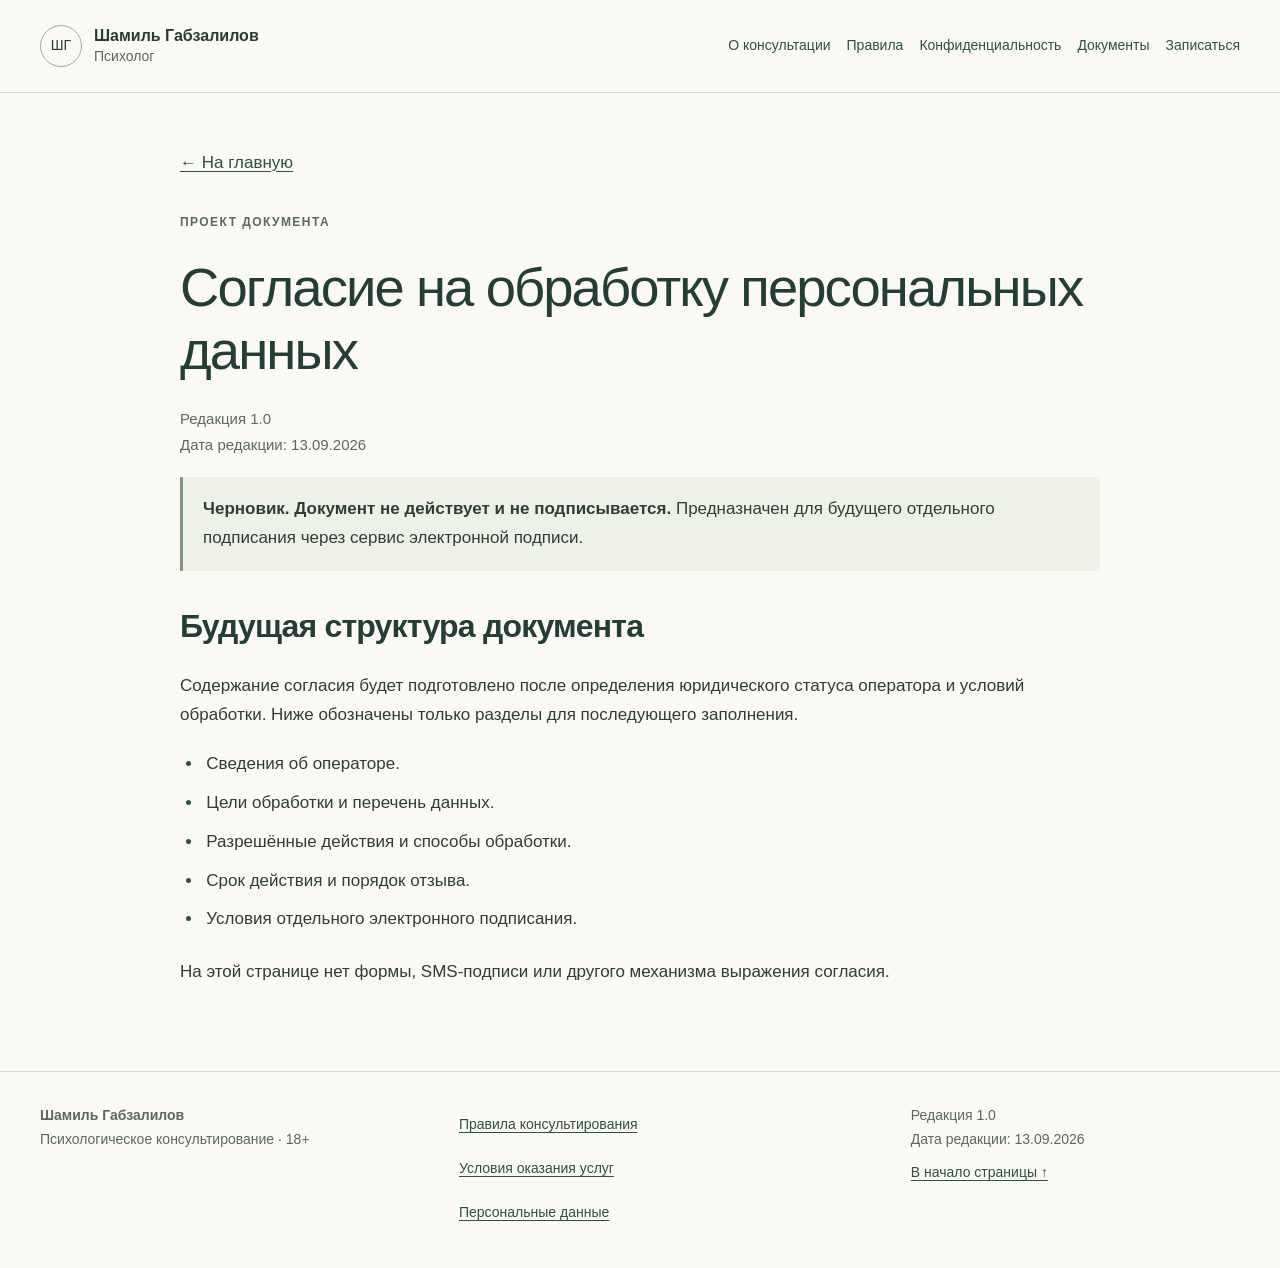
<file: legal/drafts/personal-data-consent.html>
<!doctype html>
<html lang="ru">
<head>
  <meta charset="utf-8">
  <meta name="viewport" content="width=device-width, initial-scale=1">
  <meta name="referrer" content="no-referrer">
  <meta name="robots" content="noindex, nofollow">
  <meta http-equiv="Content-Security-Policy" content="default-src 'self'; script-src 'none'; style-src 'self'; img-src 'self' data:; font-src 'self'; connect-src 'none'; frame-src 'none'; object-src 'none'; base-uri 'self'; form-action 'none'">
  <meta name="description" content="Правила и условия индивидуального психологического консультирования взрослых 18+.">
  <title>Согласие на обработку персональных данных — Шамиль Габзалилов</title>
  <link rel="icon" href="data:,">
  <link rel="stylesheet" href="../../assets/css/styles.css">
</head>
<body>
<a class="skip-link" href="#main">Перейти к содержанию</a>
<header class="site-header">
  <div class="header-inner">
    <a class="brand" href="../../index.html"><span class="brand-mark" aria-hidden="true">ШГ</span><span>Шамиль Габзалилов<small>Психолог</small></span></a>
    <nav aria-label="Основная навигация"><a href="../../index.html#about">О консультации</a><a href="../../index.html#rules">Правила</a><a href="../../index.html#privacy">Конфиденциальность</a><a href="../../index.html#documents">Документы</a><a href="../../index.html#contact">Записаться</a></nav>
  </div>
</header>
<main id="main"><article class="legal-document"><!-- DEVELOPER: DRAFT ONLY. Документ предназначен для будущего подключения сервиса электронной подписи. Каждый документ будет подписываться отдельно. Сейчас подписание и сбор данных отсутствуют. Не добавлять в основную публичную навигацию. --><div class="legal-heading"><a class="back-link" href="../../index.html#documents">← На главную</a><p class="eyebrow">Проект документа</p><h1>Согласие на обработку персональных данных</h1><p class="version">Редакция 1.0<br>Дата редакции: 13.09.2026</p><p class="notice"><strong>Черновик. Документ не действует и не подписывается.</strong> Предназначен для будущего отдельного подписания через сервис электронной подписи.</p></div><section><h2>Будущая структура документа</h2><p>Содержание согласия будет подготовлено после определения юридического статуса оператора и условий обработки. Ниже обозначены только разделы для последующего заполнения.</p><ul>
<li>Сведения об операторе.</li>
<li>Цели обработки и перечень данных.</li>
<li>Разрешённые действия и способы обработки.</li>
<li>Срок действия и порядок отзыва.</li>
<li>Условия отдельного электронного подписания.</li>
</ul><!-- LEGAL_TODO: complete and approve consent text, operator identity, purposes, data categories, actions, duration, withdrawal and signature service --><p>На этой странице нет формы, SMS-подписи или другого механизма выражения согласия.</p></section></article></main>
<footer class="site-footer"><div class="footer-inner"><p><strong>Шамиль Габзалилов</strong><br>Психологическое консультирование · 18+</p><p><a href="../../legal/therapy-contract.html">Правила консультирования</a><br><a href="../../legal/terms.html">Условия оказания услуг</a><br><a href="../../legal/privacy.html">Персональные данные</a></p><p>Редакция 1.0<br>Дата редакции: 13.09.2026<br><a href="#main">В начало страницы ↑</a></p></div></footer>
</body>
</html>
</file>
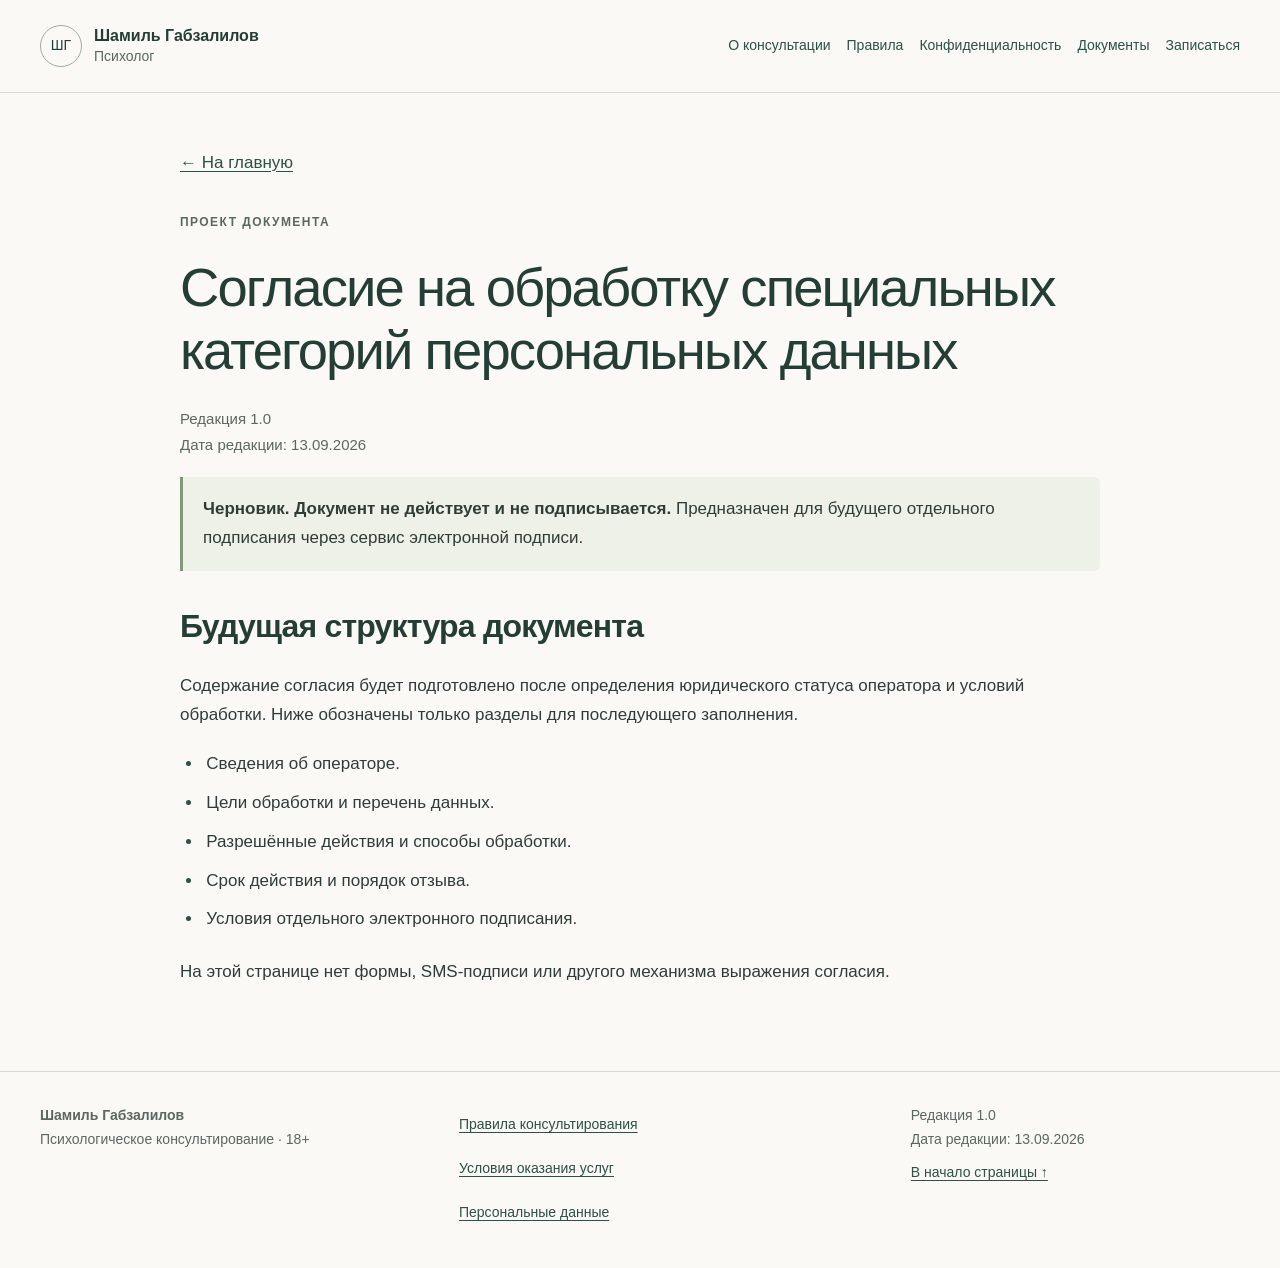
<file: legal/drafts/special-personal-data-consent.html>
<!doctype html>
<html lang="ru">
<head>
  <meta charset="utf-8">
  <meta name="viewport" content="width=device-width, initial-scale=1">
  <meta name="referrer" content="no-referrer">
  <meta name="robots" content="noindex, nofollow">
  <meta http-equiv="Content-Security-Policy" content="default-src 'self'; script-src 'none'; style-src 'self'; img-src 'self' data:; font-src 'self'; connect-src 'none'; frame-src 'none'; object-src 'none'; base-uri 'self'; form-action 'none'">
  <meta name="description" content="Правила и условия индивидуального психологического консультирования взрослых 18+.">
  <title>Согласие на обработку специальных категорий персональных данных — Шамиль Габзалилов</title>
  <link rel="icon" href="data:,">
  <link rel="stylesheet" href="../../assets/css/styles.css">
</head>
<body>
<a class="skip-link" href="#main">Перейти к содержанию</a>
<header class="site-header">
  <div class="header-inner">
    <a class="brand" href="../../index.html"><span class="brand-mark" aria-hidden="true">ШГ</span><span>Шамиль Габзалилов<small>Психолог</small></span></a>
    <nav aria-label="Основная навигация"><a href="../../index.html#about">О консультации</a><a href="../../index.html#rules">Правила</a><a href="../../index.html#privacy">Конфиденциальность</a><a href="../../index.html#documents">Документы</a><a href="../../index.html#contact">Записаться</a></nav>
  </div>
</header>
<main id="main"><article class="legal-document"><!-- DEVELOPER: DRAFT ONLY. Документ предназначен для будущего подключения сервиса электронной подписи. Каждый документ будет подписываться отдельно. Сейчас подписание и сбор данных отсутствуют. Не добавлять в основную публичную навигацию. --><div class="legal-heading"><a class="back-link" href="../../index.html#documents">← На главную</a><p class="eyebrow">Проект документа</p><h1>Согласие на обработку специальных категорий персональных данных</h1><p class="version">Редакция 1.0<br>Дата редакции: 13.09.2026</p><p class="notice"><strong>Черновик. Документ не действует и не подписывается.</strong> Предназначен для будущего отдельного подписания через сервис электронной подписи.</p></div><section><h2>Будущая структура документа</h2><p>Содержание согласия будет подготовлено после определения юридического статуса оператора и условий обработки. Ниже обозначены только разделы для последующего заполнения.</p><ul>
<li>Сведения об операторе.</li>
<li>Цели обработки и перечень данных.</li>
<li>Разрешённые действия и способы обработки.</li>
<li>Срок действия и порядок отзыва.</li>
<li>Условия отдельного электронного подписания.</li>
</ul><!-- LEGAL_TODO: complete and approve consent text, operator identity, purposes, data categories, actions, duration, withdrawal and signature service --><p>На этой странице нет формы, SMS-подписи или другого механизма выражения согласия.</p></section></article></main>
<footer class="site-footer"><div class="footer-inner"><p><strong>Шамиль Габзалилов</strong><br>Психологическое консультирование · 18+</p><p><a href="../../legal/therapy-contract.html">Правила консультирования</a><br><a href="../../legal/terms.html">Условия оказания услуг</a><br><a href="../../legal/privacy.html">Персональные данные</a></p><p>Редакция 1.0<br>Дата редакции: 13.09.2026<br><a href="#main">В начало страницы ↑</a></p></div></footer>
</body>
</html>
</file>
<file: assets/css/styles.css>
:root {
  color-scheme: light;
  --paper: #faf9f5;
  --surface: #ffffff;
  --ink: #243e36;
  --text: #303d37;
  --muted: #5b6860;
  --line: #d5dcd3;
  --tint: #edf1e8;
  --accent: #2e5143;
  --focus: #975021;
}
* { box-sizing: border-box; }
html { scroll-padding-top: 24px; }
body { margin: 0; background: var(--paper); color: var(--text); font-family: -apple-system, BlinkMacSystemFont, "Segoe UI", Arial, sans-serif; font-size: 17px; line-height: 1.7; overflow-wrap: break-word; }
a { color: var(--accent); text-underline-offset: .2em; text-decoration-thickness: 1px; }
a:hover { text-decoration-thickness: 2px; }
a:focus-visible, button:focus-visible { outline: 3px solid var(--focus); outline-offset: 5px; border-radius: 3px; }
h1, h2, h3, p { margin-top: 0; }
h1, h2, h3 { color: var(--ink); line-height: 1.2; }
h1 { font-size: clamp(2.65rem, 7vw, 5.6rem); font-weight: 500; letter-spacing: -.055em; }
h2 { font-size: clamp(1.5rem, 3vw, 2rem); font-weight: 550; letter-spacing: -.025em; }
h3 { font-size: 1.13rem; font-weight: 650; margin-bottom: 14px; }
p { margin-bottom: 20px; }
ul, ol { padding-left: 1.35em; margin: 0 0 24px; }
li { padding-left: .2em; margin-bottom: 10px; }
li::marker { color: var(--accent); }
strong { font-weight: 650; }
.skip-link { position: absolute; top: -100px; left: 16px; z-index: 10; padding: 12px 18px; background: var(--surface); color: var(--ink); }
.skip-link:focus { top: 12px; }
.site-header { border-bottom: 1px solid var(--line); }
.header-inner, .footer-inner { max-width: 1240px; margin: auto; padding: 20px; }
.brand { display: flex; align-items: center; gap: 12px; text-decoration: none; color: var(--ink); font-size: 16px; font-weight: 600; line-height: 1.4; width: fit-content; min-height: 48px; }
.brand small { display: block; font-size: 14px; font-weight: 400; color: var(--muted); }
.brand-mark { width: 42px; height: 42px; border: 1px solid #9daea0; border-radius: 50%; display: grid; place-items: center; font-size: 14px; font-weight: 500; flex: 0 0 auto; }
nav { display: flex; flex-wrap: wrap; gap: 0 20px; margin-top: 14px; }
nav a { display: inline-flex; align-items: center; min-height: 44px; font-size: 15px; text-decoration: none; }
nav a:hover { text-decoration: underline; }
.hero { max-width: 1240px; margin: auto; padding: 48px 20px 40px; }
.eyebrow { text-transform: uppercase; font-size: 12px; line-height: 1.6; font-weight: 650; letter-spacing: .12em; color: var(--muted); margin-bottom: 24px; }
.hero h1 { margin-bottom: 26px; }
.hero-subtitle { max-width: 500px; font-size: clamp(1.15rem, 2.2vw, 1.45rem); color: var(--ink); line-height: 1.5; }
.hero-intro { color: var(--muted); max-width: 550px; }
.actions { display: flex; flex-wrap: wrap; gap: 12px; margin: 28px 0 36px; }
.button { min-height: 50px; padding: 13px 18px; display: inline-flex; gap: 16px; justify-content: center; align-items: center; border: 1px solid transparent; border-radius: 7px; text-decoration: none; font: inherit; font-size: 16px; font-weight: 550; line-height: 1.5; text-align: center; }
.actions .button { width: 100%; }
.primary { color: #fff; background: var(--accent); }
.primary:hover { background: #223e33; }
.secondary { border-color: #a9b7aa; color: var(--ink); background: transparent; }
.secondary:hover { background: var(--tint); }
.before-meeting { border-radius: 12px; background: var(--tint); border: 1px solid var(--line); padding: 28px 24px 0; }
.before-meeting h2 { font-size: 1.65rem; margin-bottom: 28px; font-weight: 500; }
.steps { list-style: none; padding-left: 0; counter-reset: steps; }
.steps li { counter-increment: steps; position: relative; padding: 0 0 16px 40px; margin-bottom: 14px; border-bottom: 1px solid var(--line); font-size: 16px; line-height: 1.65; }
.steps li:last-child { border: 0; padding-bottom: 0; }
.steps li::before { content: counter(steps, decimal-leading-zero); position: absolute; left: 0; top: 2px; font-size: 12px; font-weight: 650; color: var(--accent); }
.aside-foot { border-top: 1px solid var(--line); padding: 18px 0; margin: 0; color: var(--muted); font-size: 14px; }
.reading-nav { max-width: 1200px; margin: 0 20px; border-block: 1px solid var(--line); display: flex; flex-wrap: wrap; align-items: center; gap: 0 24px; padding: 15px 0; }
.reading-nav span { font-size: 13px; color: var(--muted); width: 100%; }
.reading-nav a { display: inline-flex; align-items: center; min-height: 44px; font-size: 15px; }
.content-wrap { max-width: 1200px; margin: auto; padding: 0 20px; }
.content-section { padding: 38px 0; border-bottom: 1px solid var(--line); }
.section-heading { display: flex; align-items: baseline; gap: 15px; margin-bottom: 18px; }
.section-heading h2 { margin-bottom: 0; }
.section-number { color: var(--muted); font-size: 12px; font-weight: 600; min-width: 20px; }
.section-body > :last-child { margin-bottom: 0; }
.facts { display: grid; gap: 18px; margin-bottom: 24px; }
.facts > div { border-left: 2px solid #82987d; padding-left: 18px; }
.facts span { display: block; }
.facts span:last-child { color: var(--muted); font-size: 15px; }
.fact-value { color: var(--ink); font-size: 1.3rem; font-weight: 550; }
.notice { background: var(--tint); border-left: 3px solid #82987d; padding: 18px 20px; border-radius: 0 6px 6px 0; }
blockquote { margin: 28px 0 0; padding-left: 22px; border-left: 2px solid #82987d; color: var(--ink); }
blockquote p:last-child { margin-bottom: 0; }
.cards { display: grid; gap: 16px; }
.card { padding: 24px 22px; background: var(--surface); border: 1px solid var(--line); border-radius: 10px; min-width: 0; }
.card ul { margin-bottom: 0; }
.card li:last-child { margin-bottom: 0; }
.highlight .section-body { background: var(--tint); border-radius: 10px; padding: 24px; }
.document-links { border-top: 1px solid var(--line); margin: 24px 0; }
.document-links > a { display: flex; align-items: center; justify-content: space-between; gap: 16px; padding: 20px 0; border-bottom: 1px solid var(--line); text-decoration: none; font-weight: 550; line-height: 1.5; }
.document-links a:hover { text-decoration: underline; }
.document-links small { display: block; margin-top: 7px; font-size: 14px; font-weight: 400; color: var(--muted); }
.muted { color: var(--muted); font-size: 16px; }
.contact-section { max-width: 1160px; margin: 32px 20px 48px; padding: 32px 24px; border-radius: 12px; background: var(--ink); color: #f4f6ef; }
.contact-section h2 { color: #fff; font-size: clamp(1.9rem, 4vw, 3rem); }
.contact-section .eyebrow, .contact-status { color: #d4dfcf; }
.contact-warning { max-width: 800px; }
.contact-warning strong { font-weight: 500; }
.contact-buttons { display: flex; flex-wrap: wrap; gap: 10px; margin: 28px 0 18px; }
.contact-button { color: var(--ink); background: #e9eee3; min-width: 125px; flex-grow: 1; }
.contact-button:disabled { cursor: not-allowed; color: #415549; background: #d6dfd0; border-color: #bbcbb5; opacity: 1; }
.contact-status { font-size: 15px; margin-bottom: 0; }
.site-footer { border-top: 1px solid var(--line); }
.footer-inner { display: grid; gap: 24px; color: var(--muted); font-size: 14px; padding-block: 32px; }
.footer-inner p { margin-bottom: 0; }
.footer-inner a { display: inline-block; padding-block: 9px; min-height: 44px; }
.legal-document { max-width: 960px; margin: auto; padding: 36px 20px 64px; }
.legal-heading { margin-bottom: 36px; }
.legal-heading h1 { font-size: clamp(2rem, 4.5vw, 3.4rem); line-height: 1.16; letter-spacing: -.035em; margin-bottom: 24px; }
.back-link { display: inline-flex; align-items: center; min-height: 44px; margin-bottom: 28px; }
.version { color: var(--muted); font-size: 15px; }
.legal-document .section-heading { margin-bottom: 24px; }
.legal-document .content-section { display: block; }
.error-page { max-width: 800px; margin: auto; padding: 80px 20px 100px; }
.error-page h1 { font-size: clamp(2.3rem, 6vw, 4rem); }
@media (min-width: 600px) {
  .actions .button { width: auto; }
  .facts { grid-template-columns: 1fr 1fr; }
  .cards { grid-template-columns: 1fr 1fr; }
  .contact-button { flex-grow: 0; }
  .footer-inner { grid-template-columns: 1fr 1fr; }
}
@media (min-width: 900px) {
  .header-inner { display: flex; align-items: center; justify-content: space-between; gap: 24px; padding-block: 22px; }
  nav { margin: 0; gap: 16px; }
  nav a { font-size: 14px; }
  .hero { display: grid; grid-template-columns: 1.35fr 1fr; gap: 64px; align-items: center; padding-block: 76px 64px; }
  .actions { margin-bottom: 0; }
  .before-meeting { padding: 32px 30px 0; }
  .reading-nav { margin-inline: auto; padding-inline: 20px; }
  .reading-nav span { width: auto; margin-right: auto; }
  .content-section { display: grid; grid-template-columns: 280px minmax(0, 1fr); gap: 48px; padding-block: 48px; }
  .section-heading { align-items: start; margin-bottom: 0; }
  .section-number { padding-top: 7px; }
  .section-heading h2 { font-size: 1.55rem; }
  .contact-section { margin: 48px auto 64px; padding: 48px; }
  .footer-inner { grid-template-columns: 1.2fr 1.3fr 1fr; }
  .legal-document { padding-top: 48px; }
  .legal-document .section-heading h2 { font-size: 1.8rem; }
}
@media (prefers-reduced-motion: reduce) {
  html { scroll-behavior: auto; }
}
@media print {
  body { background: white; color: black; font-size: 11pt; }
  .site-header, .skip-link, .actions, .reading-nav, .contact-buttons, .back-link, .site-footer { display: none; }
  .hero, .content-section { display: block; padding: 18px 0; }
  .content-wrap, .legal-document { padding: 0; max-width: none; }
  .before-meeting, .notice, .highlight .section-body { background: white; border: 1px solid #aaa; }
  .contact-section { background: white; color: black; margin: 20px 0; border: 1px solid #aaa; }
  .contact-section h2, .contact-section .eyebrow, .contact-status { color: black; }
  h1, h2, h3 { break-after: avoid; color: black; }
  .card { break-inside: avoid; }
  a { color: black; }
}
</file>
